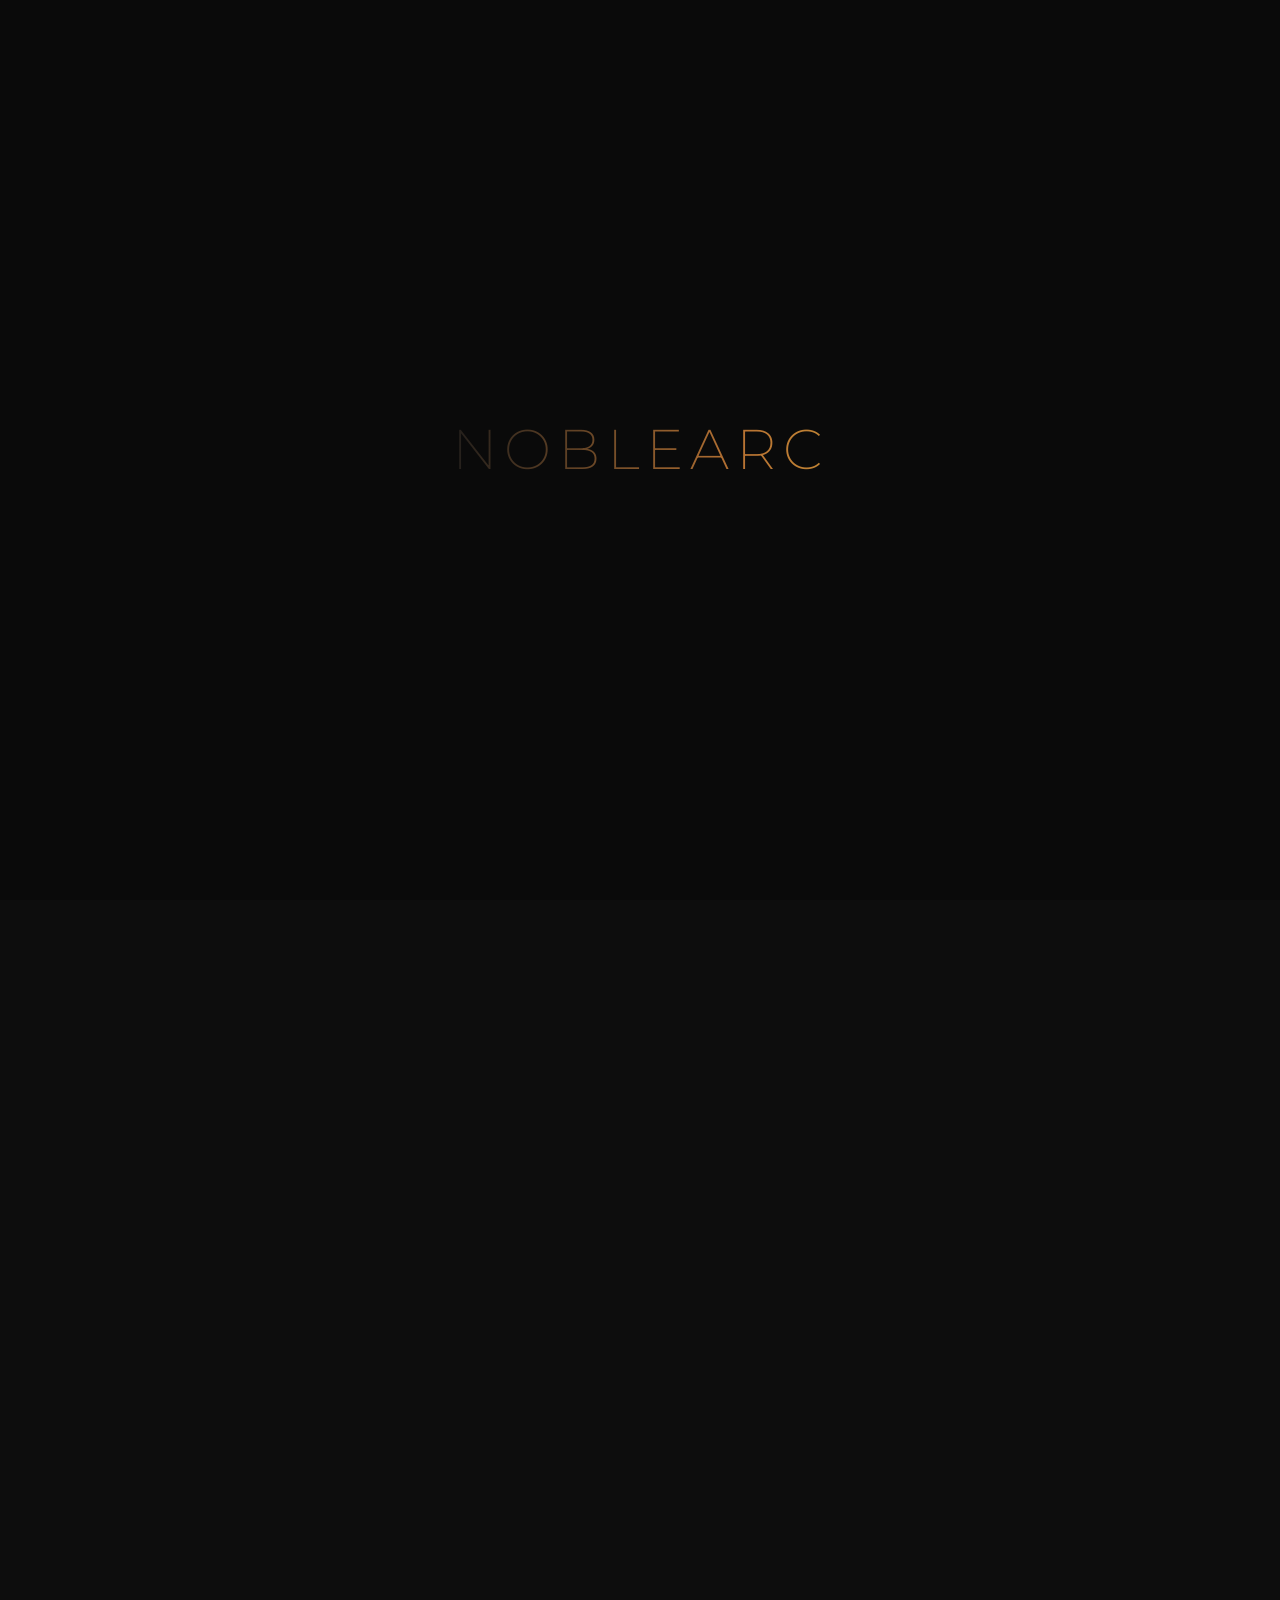
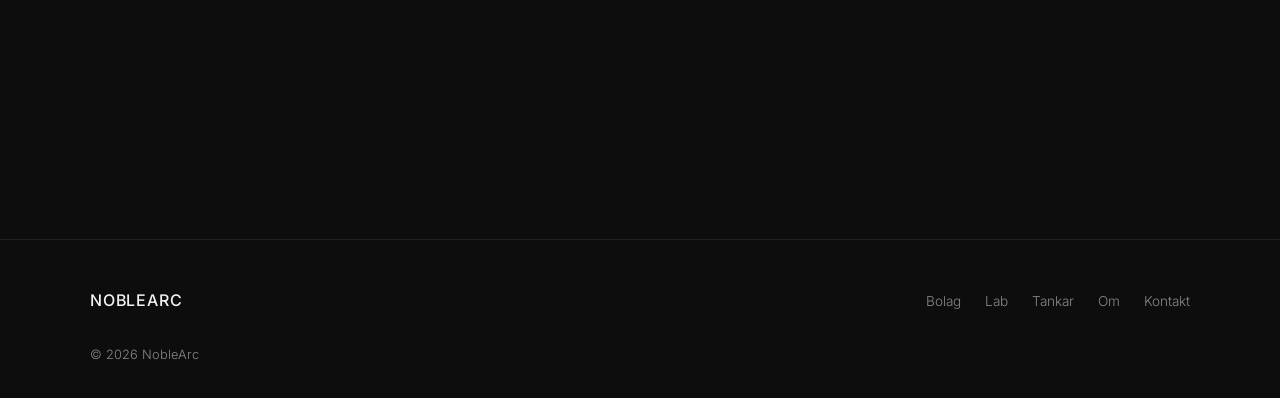
<file: index.html>
<!DOCTYPE html>
<html lang="sv">
<head>
  <meta charset="UTF-8" />
  <meta name="viewport" content="width=device-width, initial-scale=1.0" />
  <title>NobleArc: Idéer räcker inte. Vi bygger.</title>
  <meta name="description" content="Vi bygger produkter och bolag från första idé till något människor faktiskt använder." />
  <meta property="og:title" content="NobleArc: Idéer räcker inte. Vi bygger." />
  <meta property="og:description" content="Vi bygger produkter och bolag från första idé till något människor faktiskt använder." />
  <meta property="og:type" content="website" />
  <meta property="og:url" content="https://noblearc.se" />
  <link rel="icon" type="image/png" href="logo_noble.png" />
  <link rel="preconnect" href="https://fonts.googleapis.com" />
  <link rel="preconnect" href="https://fonts.gstatic.com" crossorigin />
  <link href="https://fonts.googleapis.com/css2?family=Inter:wght@300;400;500&amp;family=Montserrat:wght@200&amp;display=swap" rel="stylesheet" />
  <link rel="stylesheet" href="style.css?v=11" />
</head>
<body class="splash-active">

  <nav class="nav" id="nav" aria-label="Primary">
    <div class="nav-inner">
      <a class="nav-logo" href="/"><img src="logo_noble.png" alt="NobleArc" /></a>
      <button class="nav-toggle" aria-label="Öppna meny" aria-expanded="false"><span></span><span></span></button>
      <ul class="nav-links">
        <li><a href="#ventures">Bolag</a></li>
        <li><a href="#lab">Lab</a></li>
        <li><a href="#journal">Tankar</a></li>
        <li><a href="#about">Om</a></li>
        <li><a class="nav-cta" href="#contact">Kontakt</a></li>
      </ul>
    </div>
  </nav>

  <div id="splash" class="splash">
    <h1>NOBLEARC</h1>
  </div>

  <main id="content">
    <section class="section welcome" id="welcome">
      <div class="container">
        <h2 class="welcome-title">NobleArc</h2>
        <span class="scroll-hint">Scrolla</span>
      </div>
    </section>

    <section class="section hero" id="hero">
      <div class="container">
        <span class="eyebrow">NobleArc</span>
        <h1 class="hero-title">Idéer räcker inte.<br />Vi bygger.</h1>
        <p class="hero-sub">Produkter och bolag från första tanke till verklighet.</p>
        <div class="hero-ctas">
          <a href="#ventures" class="btn">Se våra bolag</a>
          <a href="#about" class="btn btn-ghost">Om NobleArc</a>
        </div>
      </div>
    </section>

    <section class="section what-is" id="what-is">
      <div class="container narrow">
        <span class="eyebrow">NobleArc</span>
        <h2 class="section-title">Från idé till verklighet.</h2>
        <p class="section-lead">Vi bygger produkter och bolag från första idé till något människor faktiskt använder.</p>
        <div class="concept-grid">
          <article class="concept">
            <span class="eyebrow">Bygg</span>
            <h3>Från idé till produkt.</h3>
            <p>Vi identifierar möjligheter, testar idéer och bygger det första som fungerar.</p>
          </article>
          <article class="concept">
            <span class="eyebrow">Väx</span>
            <h3>Från produkt till något större.</h3>
            <p>När något fungerar bygger vi vidare, hittar rätt riktning och skapar förutsättningar för tillväxt.</p>
          </article>
          <article class="concept">
            <span class="eyebrow">Driv</span>
            <h3>Bygg vidare över tid.</h3>
            <p>Vi stannar kvar och utvecklar verksamheterna långsiktigt.</p>
          </article>
        </div>
      </div>
    </section>

    <section class="section arc" id="arc">
      <div class="container narrow">
        <span class="eyebrow">The Arc</span>
        <h2 class="section-title">Allt börjar med en idé.</h2>
        <svg class="arc-line" viewBox="0 0 300 80" preserveAspectRatio="xMidYMid meet" aria-hidden="true">
          <path d="M10,70 Q150,0 290,70" />
        </svg>
        <p class="section-lead">Vi tar idéer från första tanke till produkt, och från produkt till bolag.</p>
      </div>
    </section>

    <section class="section ventures" id="ventures">
      <div class="container">
        <div class="section-header">
          <div>
            <span class="eyebrow">Byggt av NobleArc</span>
            <h2 class="section-title">Produkter och bolag vi bygger.</h2>
          </div>
        </div>
        <div class="venture-grid">
          <a class="venture-card vue" href="/ventures/vue/" data-gate>
            <div class="venture-status">Inför lansering</div>
            <div class="venture-num">NOBLEARC / 001</div>
            <h3>VUE</h3>
            <p>Ekonomi som sköter sig själv.</p>
          </a>
          <a class="venture-card wiseos" href="https://wiseos.noblearc.se" target="_blank" rel="noopener">
            <div class="venture-status">Pilot</div>
            <div class="venture-num">NOBLEARC / 002</div>
            <h3>WISEOS</h3>
            <p>Operativsystemet för rättning.</p>
            <p>Utforska WiseOS →</p>
          </a>
          <a class="venture-card north" href="/ventures/north/" data-gate>
            <div class="venture-status">Kommer snart</div>
            <div class="venture-num">NOBLEARC / 003</div>
            <h3>NORTH</h3>
            <p>Verktyg för team som vill framåt.</p>
          </a>
          <a class="venture-card forge" href="/ventures/forge/" data-gate>
            <div class="venture-status">Kommer snart</div>
            <div class="venture-num">NOBLEARC / 004</div>
            <h3>FORGE</h3>
            <p>Från idé till produkt.</p>
          </a>
        </div>
      </div>
    </section>

    <section class="section why" id="why">
      <div class="container">
        <span class="eyebrow">NobleArc</span>
        <h2 class="section-title">Så bygger vi.</h2>
        <div class="principle-grid">
          <article class="principle">
            <span class="principle-num">01</span>
            <h3>Långsiktighet</h3>
            <p>Vi bygger för att fortfarande vara relevanta om tio år.</p>
          </article>
          <article class="principle">
            <span class="principle-num">02</span>
            <h3>Detaljer</h3>
            <p>Bra produkter sitter i detaljerna.</p>
          </article>
          <article class="principle">
            <span class="principle-num">03</span>
            <h3>Oberoende</h3>
            <p>Vi väljer själva vad som är värt att bygga.</p>
          </article>
        </div>
      </div>
    </section>

    <section class="section lab" id="lab">
      <div class="container narrow">
        <span class="eyebrow">NobleArc Lab</span>
        <h2 class="section-title">Alla idéer behöver inte bli bolag.</h2>
        <p class="section-lead">Vi undersöker idéer genom prototyper, tester och experiment innan vi bestämmer vad de ska bli.</p>
        <div class="lab-grid">
          <div class="lab-pill"><span class="lab-dot exploring"></span>Utforskas</div>
          <div class="lab-pill"><span class="lab-dot prototype"></span>Prototyp</div>
          <div class="lab-pill"><span class="lab-dot building"></span>Byggs</div>
          <div class="lab-pill"><span class="lab-dot private"></span>Privat</div>
          <div class="lab-pill"><span class="lab-dot launched"></span>Lanserad</div>
        </div>
      </div>
    </section>

    <section class="section journal" id="journal">
      <div class="container">
        <span class="eyebrow">Thinking</span>
        <h2 class="section-title">Tankar</h2>
        <div class="article-list">
          <article class="article-card">Mjukvara ska kännas självklar.</article>
          <article class="article-card">Det finns värde i det enkla.</article>
          <article class="article-card">Att bygga något som håller.</article>
          <article class="article-card">Vad gör en produkt riktigt bra?</article>
        </div>
      </div>
    </section>

    <section class="section about" id="about">
      <div class="container narrow">
        <span class="eyebrow">Om NobleArc</span>
        <h2 class="section-title">Ett oberoende bolag bakom flera produkter.</h2>
        <p class="section-lead">Vi bygger, driver och utvecklar produkter och bolag med ett långsiktigt perspektiv.</p>
        <ul class="traits">
          <li>Oberoende.</li>
          <li>Långsiktiga.</li>
          <li>Noggranna.</li>
        </ul>
        <p class="section-lead" style="margin-top: 2rem;"><a href="/om/" style="color: var(--text); text-decoration: none; border-bottom: 1px solid var(--subtle); padding-bottom: 2px;">Om grundaren →</a></p>
      </div>
    </section>

    <section class="section contact" id="contact">
      <div class="container narrow">
        <span class="eyebrow">Kontakt</span>
        <h2 class="section-title">Bygger du något intressant?</h2>
        <p class="section-lead">Vi pratar gärna med människor som bygger.</p>
        <form class="contact-form" id="contact-form" action="https://api.web3forms.com/submit" method="POST">
          <input type="hidden" name="access_key" value="WEB3FORMS_KEY_HERE" />
          <input type="hidden" name="subject" value="Nytt meddelande från noblearc.se" />
          <input type="hidden" name="from_name" value="NobleArc webbplats" />
          <input type="checkbox" name="botcheck" style="display:none" tabindex="-1" autocomplete="off" />
          <input type="text" name="name" placeholder="Namn" required />
          <input type="email" name="email" placeholder="E-post" required />
          <textarea name="message" rows="4" placeholder="Meddelande" required></textarea>
          <button type="submit" class="btn">Skicka meddelande →</button>
        </form>
        <div id="form-status" class="form-status" aria-live="polite"></div>
      </div>
    </section>
  </main>

  <footer class="footer">
    <div class="container">
      <div class="footer-top">
        <div class="footer-brand">
          <strong>NOBLEARC</strong>
        </div>
        <ul class="footer-links">
          <li><a href="#ventures">Bolag</a></li>
          <li><a href="#lab">Lab</a></li>
          <li><a href="#journal">Tankar</a></li>
          <li><a href="#about">Om</a></li>
          <li><a href="#contact">Kontakt</a></li>
        </ul>
      </div>
      <div class="footer-bottom">
        <p>© 2026 NobleArc</p>
      </div>
    </div>
  </footer>

  <div class="gate-modal" id="gate-modal" hidden>
    <div class="gate-modal-card">
      <span class="eyebrow">Låst sida</span>
      <h3>Ange kod</h3>
      <p>Ange koden för att se sidan.</p>
      <form id="gate-modal-form" novalidate>
        <input id="gate-modal-code" type="password" name="code" inputmode="numeric" pattern="[0-9]*" maxlength="4" aria-label="Kod" placeholder="••••" autocomplete="off" />
        <button type="submit">Lås upp →</button>
      </form>
      <div class="gate-modal-hint" id="gate-modal-hint">&nbsp;</div>
    </div>
  </div>

  <script src="script.js?v=9"></script>
</body>
</html>
</file>
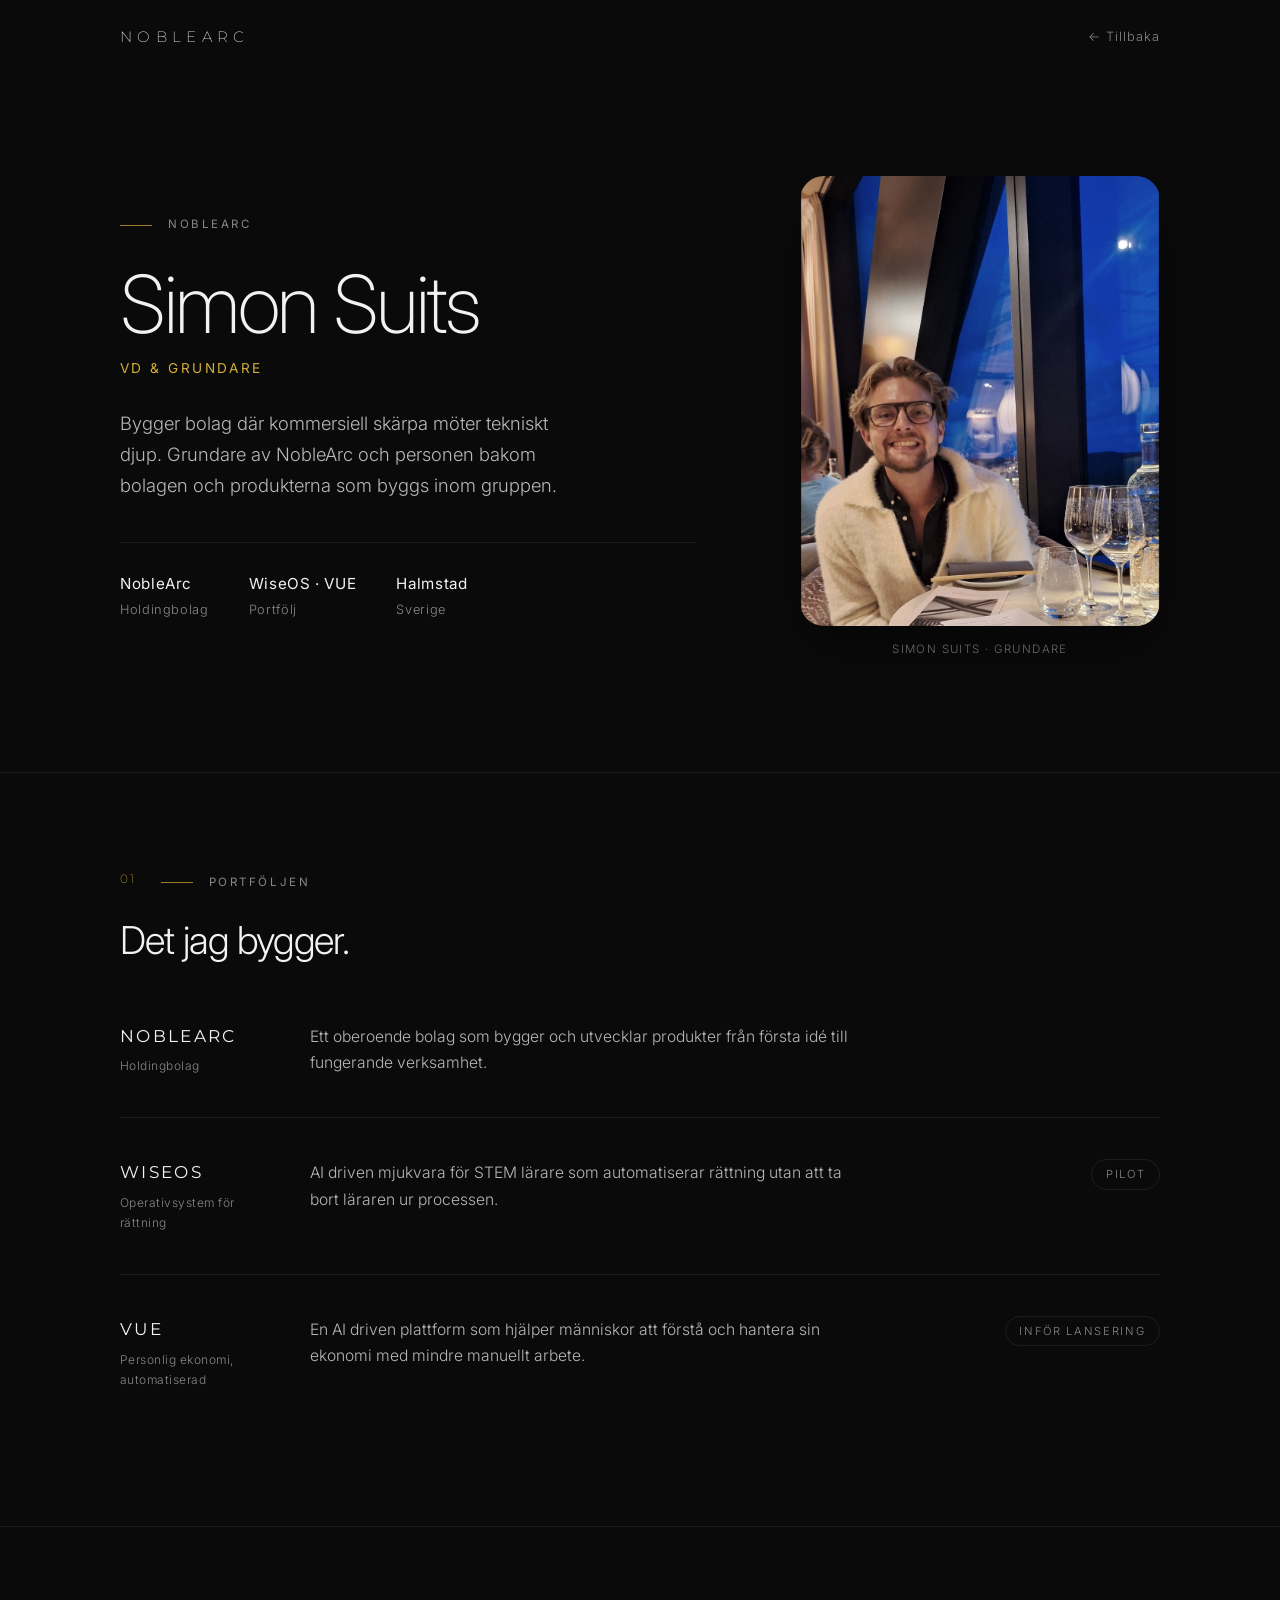
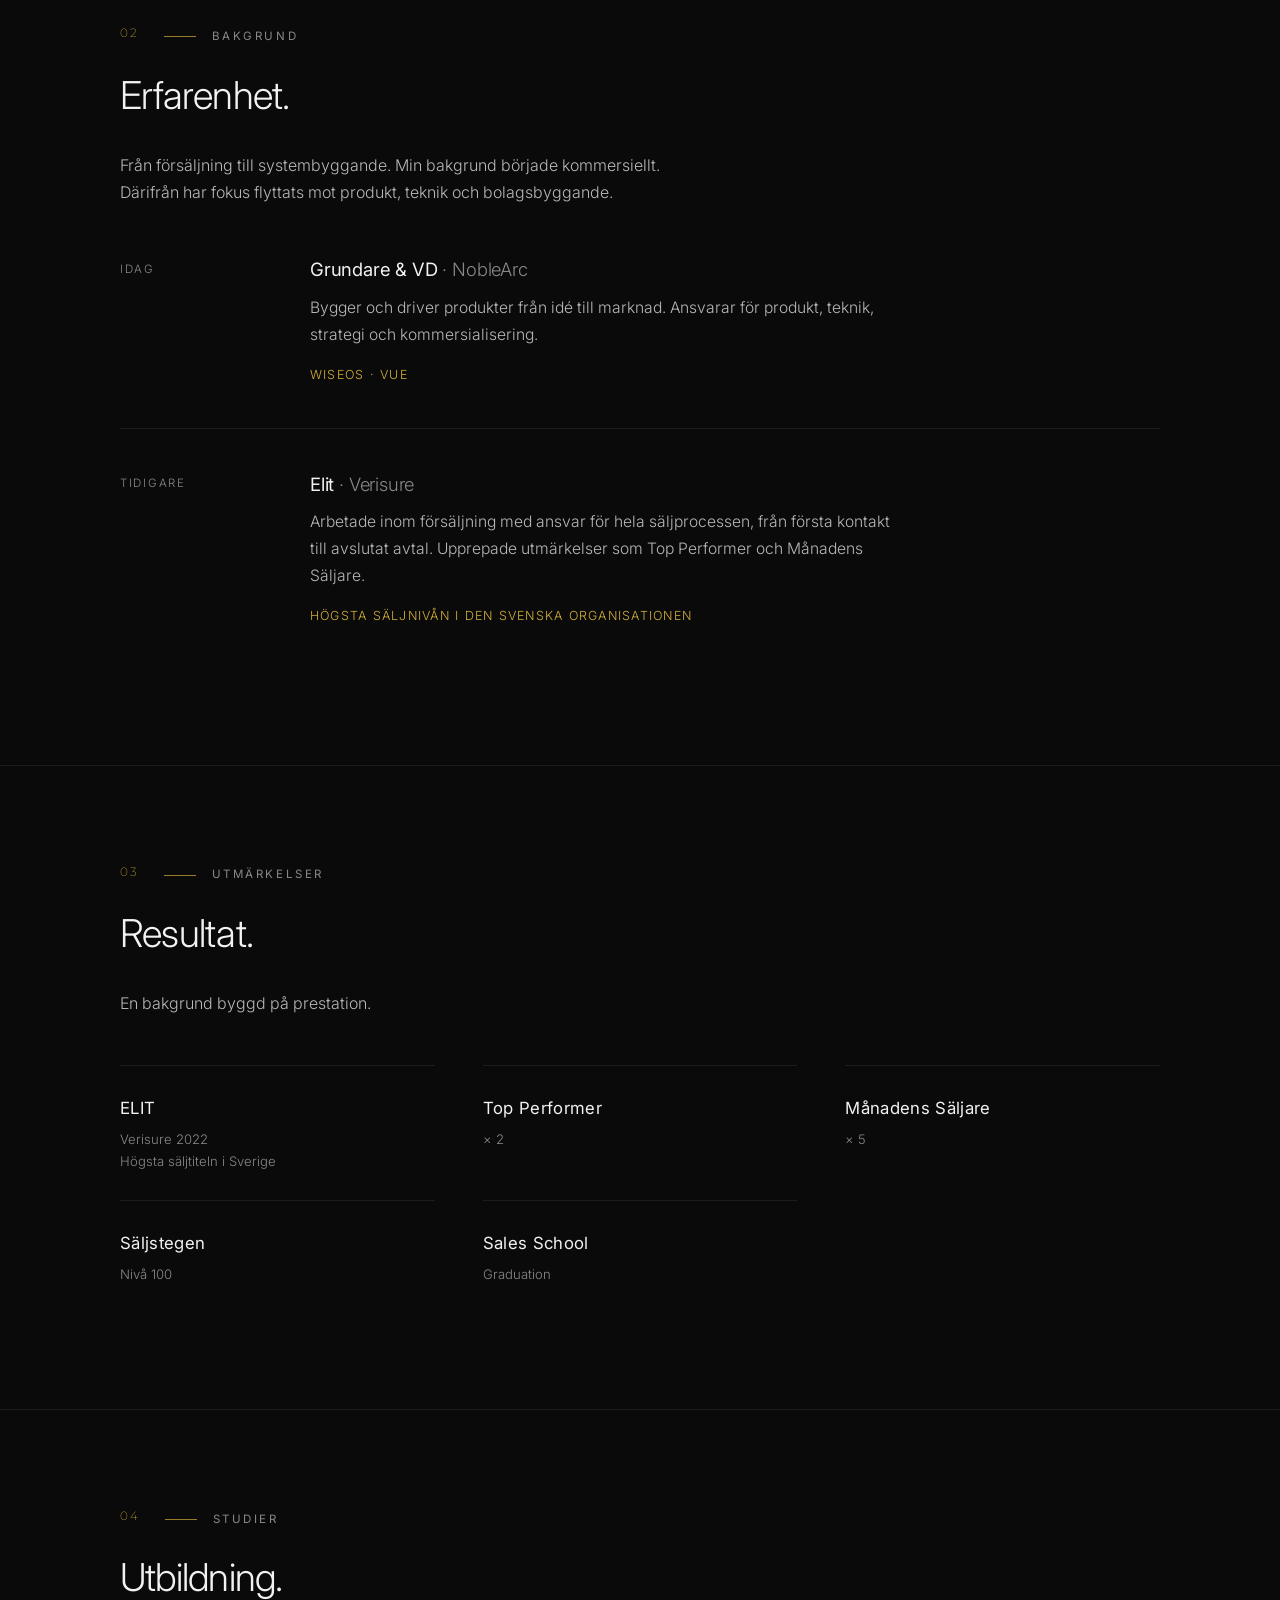
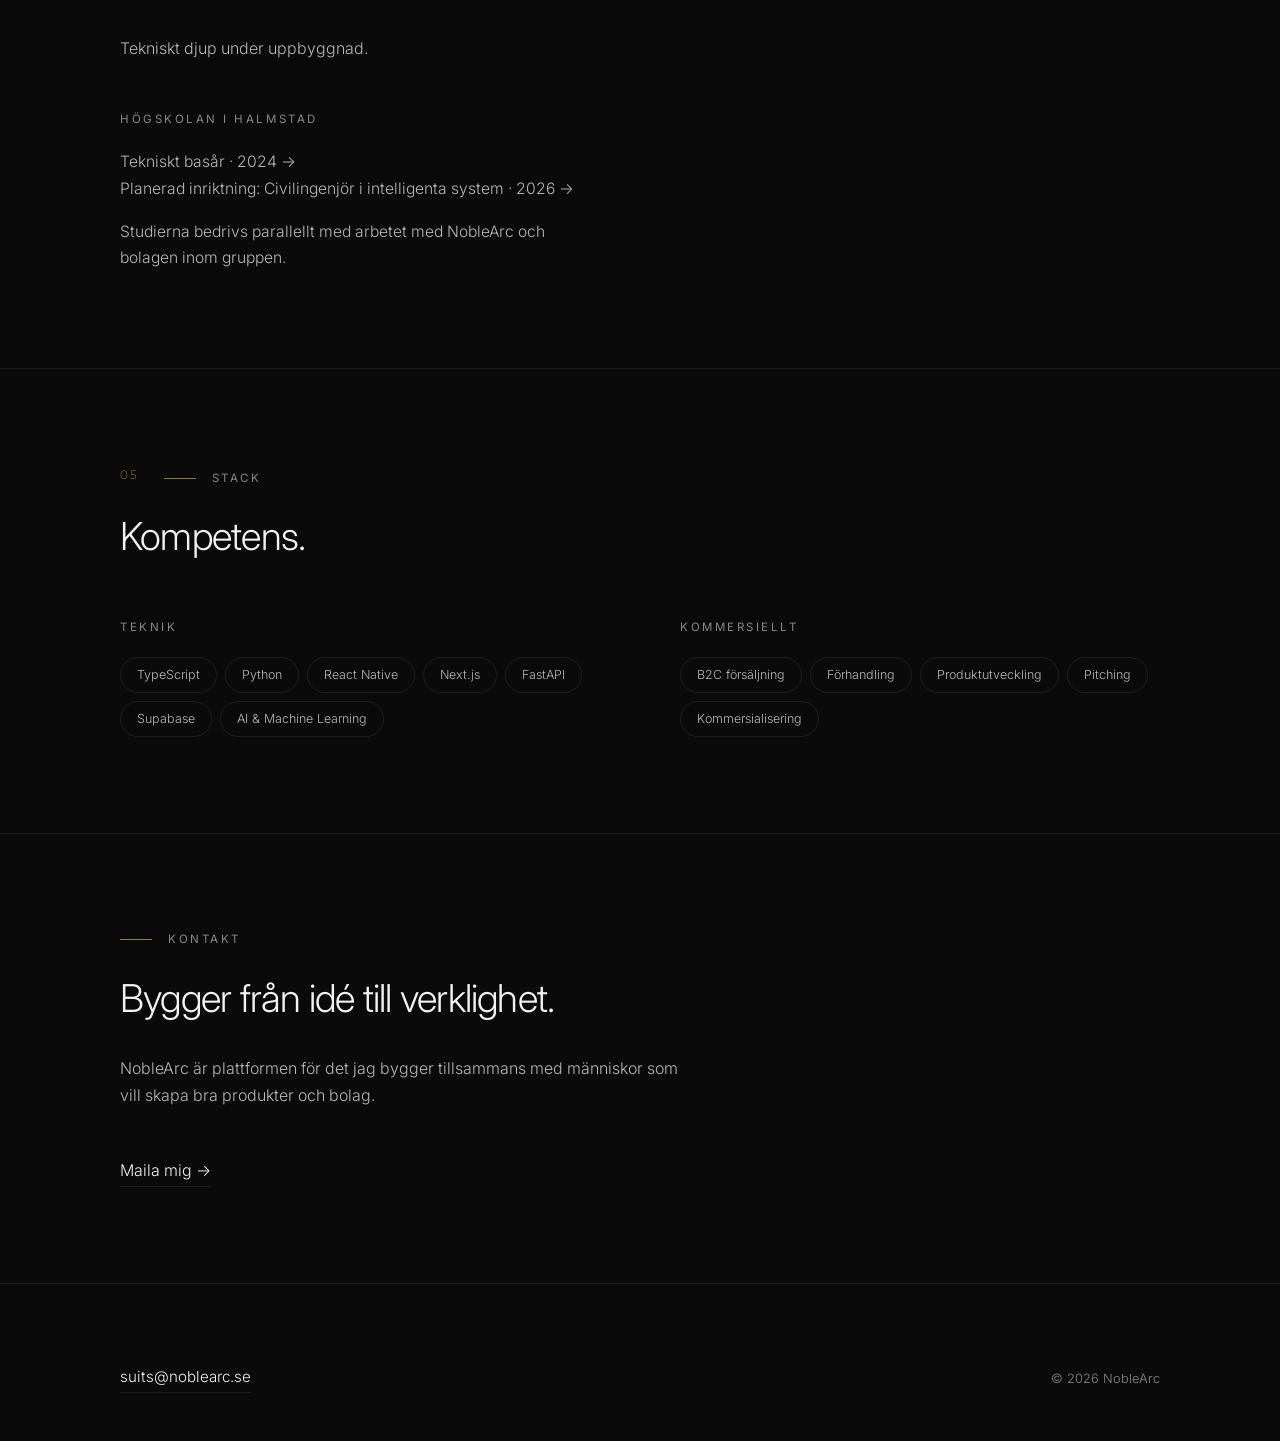
<file: om/index.html>
<!DOCTYPE html>
<html lang="sv">
<head>
  <meta charset="UTF-8" />
  <meta name="viewport" content="width=device-width, initial-scale=1.0" />
  <title>Simon Suits · VD & Grundare, NobleArc</title>
  <meta name="description" content="Simon Suits bygger bolag där kommersiell skärpa möter tekniskt djup." />
  <link rel="icon" type="image/png" href="../logo_noble.png" />
  <link rel="preconnect" href="https://fonts.googleapis.com" />
  <link rel="preconnect" href="https://fonts.gstatic.com" crossorigin />
  <link href="https://fonts.googleapis.com/css2?family=Inter:wght@300;400;500&amp;family=Montserrat:wght@200;400&amp;display=swap" rel="stylesheet" />
  <link rel="stylesheet" href="style.css?v=8" />
</head>
<body>

  <header class="topbar" id="topbar">
    <div class="container">
      <a class="wordmark" href="/">NobleArc</a>
      <a class="topbar-back" href="/">← Tillbaka</a>
    </div>
  </header>

  <main>

    <section class="hero">
      <div class="container">
        <div class="hero-grid">
          <div>
            <span class="eyebrow">NobleArc</span>
            <h1>Simon Suits</h1>
            <p class="hero-role">VD &amp; Grundare</p>
            <p class="hero-lead">Bygger bolag där kommersiell skärpa möter tekniskt djup. Grundare av NobleArc och personen bakom bolagen och produkterna som byggs inom gruppen.</p>
            <div class="hero-meta">
              <div><strong>NobleArc</strong>Holdingbolag</div>
              <div><strong>WiseOS · VUE</strong>Portfölj</div>
              <div><strong>Halmstad</strong>Sverige</div>
            </div>
          </div>
          <figure class="hero-photo">
            <img src="simon.jpg" alt="Simon Suits" />
            <figcaption>Simon Suits · Grundare</figcaption>
          </figure>
        </div>
      </div>
    </section>

    <section class="section">
      <div class="container">
        <div class="section-head reveal">
          <span class="section-num">01</span>
          <span class="eyebrow">Portföljen</span>
        </div>
        <h2 class="section-title reveal">Det jag bygger.</h2>

        <div class="portfolio-item">
          <div class="portfolio-name">NOBLEARC<span class="portfolio-label">Holdingbolag</span></div>
          <p class="portfolio-desc">Ett oberoende bolag som bygger och utvecklar produkter från första idé till fungerande verksamhet.</p>
        </div>

        <div class="portfolio-item">
          <div class="portfolio-name">WISEOS<span class="portfolio-label">Operativsystem för rättning</span></div>
          <p class="portfolio-desc">AI driven mjukvara för STEM lärare som automatiserar rättning utan att ta bort läraren ur processen.</p>
          <div class="portfolio-status">Pilot</div>
        </div>

        <div class="portfolio-item">
          <div class="portfolio-name">VUE<span class="portfolio-label">Personlig ekonomi, automatiserad</span></div>
          <p class="portfolio-desc">En AI driven plattform som hjälper människor att förstå och hantera sin ekonomi med mindre manuellt arbete.</p>
          <div class="portfolio-status">Inför lansering</div>
        </div>
      </div>
    </section>

    <section class="section">
      <div class="container">
        <div class="section-head reveal">
          <span class="section-num">02</span>
          <span class="eyebrow">Bakgrund</span>
        </div>
        <h2 class="section-title reveal">Erfarenhet.</h2>
        <p class="section-intro">Från försäljning till systembyggande. Min bakgrund började kommersiellt. Därifrån har fokus flyttats mot produkt, teknik och bolagsbyggande.</p>

        <div class="timeline">
          <div class="timeline-item">
            <div class="timeline-when">Idag</div>
            <div>
              <div class="timeline-role">Grundare &amp; VD <span>· NobleArc</span></div>
              <p class="timeline-body">Bygger och driver produkter från idé till marknad. Ansvarar för produkt, teknik, strategi och kommersialisering.</p>
              <span class="timeline-highlight">WiseOS · VUE</span>
            </div>
          </div>

          <div class="timeline-item">
            <div class="timeline-when">Tidigare</div>
            <div>
              <div class="timeline-role">Elit <span>· Verisure</span></div>
              <p class="timeline-body">Arbetade inom försäljning med ansvar för hela säljprocessen, från första kontakt till avslutat avtal. Upprepade utmärkelser som Top Performer och Månadens Säljare.</p>
              <span class="timeline-highlight">Högsta säljnivån i den svenska organisationen</span>
            </div>
          </div>
        </div>
      </div>
    </section>

    <section class="section">
      <div class="container">
        <div class="section-head reveal">
          <span class="section-num">03</span>
          <span class="eyebrow">Utmärkelser</span>
        </div>
        <h2 class="section-title reveal">Resultat.</h2>
        <p class="section-intro">En bakgrund byggd på prestation.</p>

        <div class="awards-grid">
          <div class="award">
            <span class="award-name">ELIT</span>
            <span class="award-detail">Verisure 2022</span>
            <span class="award-detail">Högsta säljtiteln i Sverige</span>
          </div>
          <div class="award">
            <span class="award-name">Top Performer</span>
            <span class="award-detail">× 2</span>
          </div>
          <div class="award">
            <span class="award-name">Månadens Säljare</span>
            <span class="award-detail">× 5</span>
          </div>
          <div class="award">
            <span class="award-name">Säljstegen</span>
            <span class="award-detail">Nivå 100</span>
          </div>
          <div class="award">
            <span class="award-name">Sales School</span>
            <span class="award-detail">Graduation</span>
          </div>
        </div>
      </div>
    </section>

    <section class="section">
      <div class="container">
        <div class="section-head reveal">
          <span class="section-num">04</span>
          <span class="eyebrow">Studier</span>
        </div>
        <h2 class="section-title reveal">Utbildning.</h2>
        <p class="section-intro">Tekniskt djup under uppbyggnad.</p>

        <div class="edu-block">
          <h3>Högskolan i Halmstad</h3>
          <p>Tekniskt basår · 2024 →</p>
          <p>Planerad inriktning: Civilingenjör i intelligenta system · 2026 →</p>
          <p style="margin-top: 1rem;">Studierna bedrivs parallellt med arbetet med NobleArc och bolagen inom gruppen.</p>
        </div>
      </div>
    </section>

    <section class="section">
      <div class="container">
        <div class="section-head reveal">
          <span class="section-num">05</span>
          <span class="eyebrow">Stack</span>
        </div>
        <h2 class="section-title reveal">Kompetens.</h2>

        <div class="edu-grid">
          <div class="edu-block">
            <h3>Teknik</h3>
            <div class="tag-row">
              <span class="tag">TypeScript</span>
              <span class="tag">Python</span>
              <span class="tag">React Native</span>
              <span class="tag">Next.js</span>
              <span class="tag">FastAPI</span>
              <span class="tag">Supabase</span>
              <span class="tag">AI &amp; Machine Learning</span>
            </div>
          </div>
          <div class="edu-block">
            <h3>Kommersiellt</h3>
            <div class="tag-row">
              <span class="tag">B2C försäljning</span>
              <span class="tag">Förhandling</span>
              <span class="tag">Produktutveckling</span>
              <span class="tag">Pitching</span>
              <span class="tag">Kommersialisering</span>
            </div>
          </div>
        </div>
      </div>
    </section>

    <section class="section">
      <div class="container">
        <div class="section-head reveal">
          <span class="eyebrow">Kontakt</span>
        </div>
        <h2 class="section-title reveal">Bygger från idé till verklighet.</h2>
        <p class="section-intro">NobleArc är plattformen för det jag bygger tillsammans med människor som vill skapa bra produkter och bolag.</p>
        <a class="cta-link" href="mailto:suits@noblearc.se">Maila mig →</a>
      </div>
    </section>

  </main>

  <footer class="page-footer">
    <div class="container">
      <a href="mailto:suits@noblearc.se">suits@noblearc.se</a>
      <span class="copy">© 2026 NobleArc</span>
    </div>
  </footer>

  <script>
    const topbar = document.getElementById('topbar');
    window.addEventListener('scroll', () => {
      topbar.classList.toggle('scrolled', window.scrollY > 40);
    }, { passive: true });

    const obs = new IntersectionObserver(
      (entries) => entries.forEach((e) => { if (e.isIntersecting) e.target.classList.add('in-view'); }),
      { threshold: 0.1 }
    );
    document.querySelectorAll('.reveal, .portfolio-item, .timeline-item, .award, .edu-block').forEach((el, i) => {
      el.classList.add('reveal');
      el.style.transitionDelay = (i % 6) * 70 + 'ms';
      obs.observe(el);
    });
  </script>

</body>
</html>
</file>
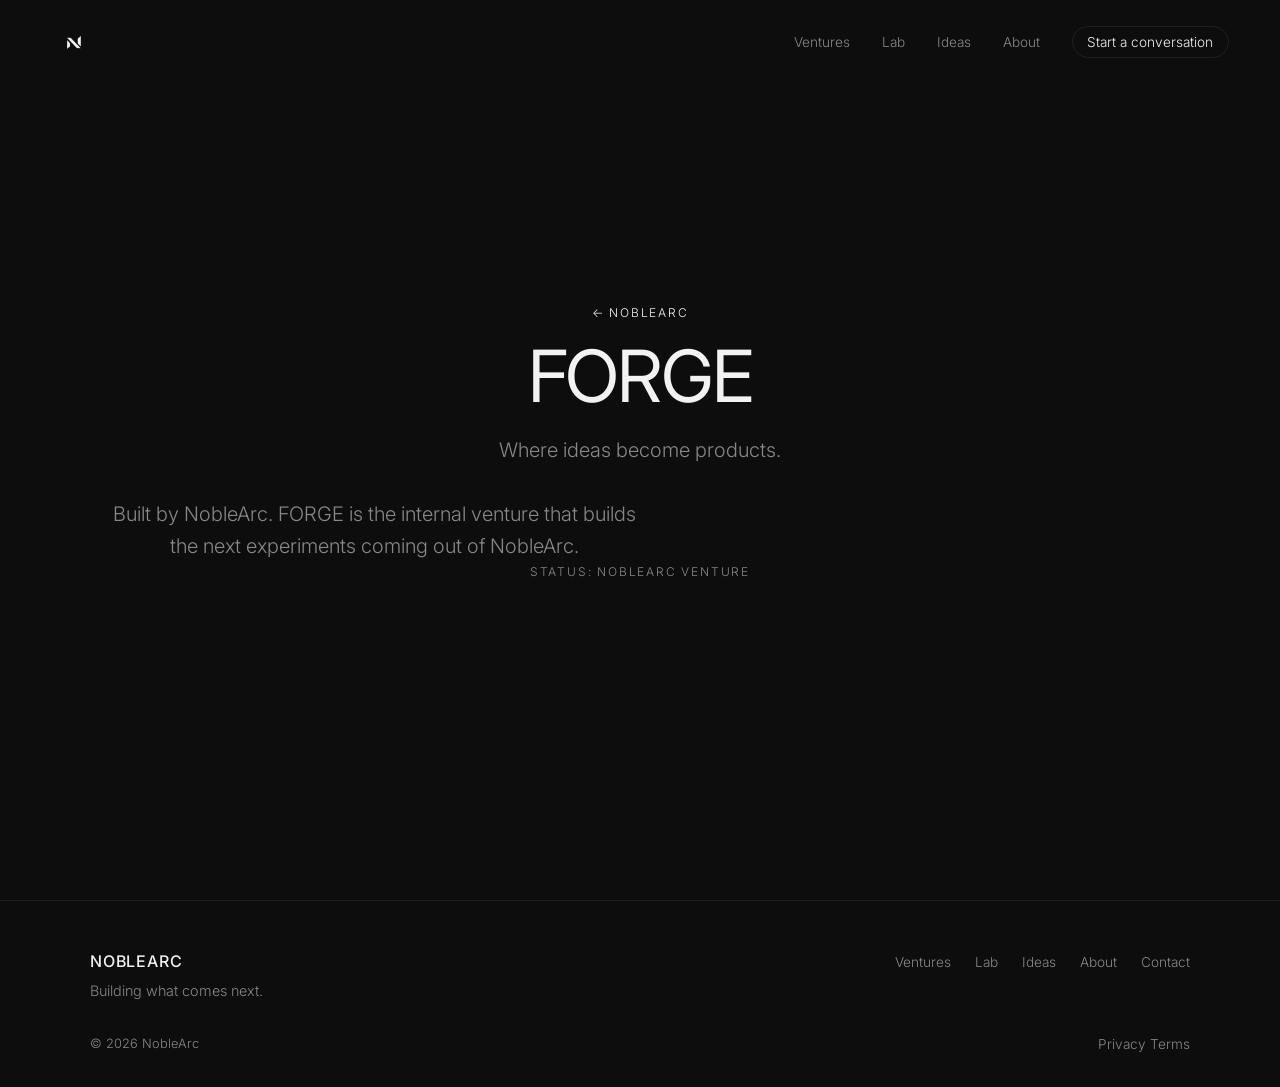
<file: ventures/forge/index.html>
<!DOCTYPE html>
<html lang="sv">
<head>
  <meta charset="UTF-8" />
  <meta name="viewport" content="width=device-width, initial-scale=1.0" />
  <title>FORGE — Built by NobleArc</title>
  <meta name="description" content="FORGE by NobleArc. Where ideas become products." />
  <link rel="icon" type="image/png" href="../../logo_noble.png" />
  <link rel="preconnect" href="https://fonts.googleapis.com" />
  <link rel="preconnect" href="https://fonts.gstatic.com" crossorigin />
  <link href="https://fonts.googleapis.com/css2?family=Inter:wght@300;400;500&amp;family=Montserrat:wght@200&amp;display=swap" rel="stylesheet" />
  <link rel="stylesheet" href="../../style.css?v=10" />
</head>
<body class="loaded">
  <nav class="nav" id="nav" aria-label="Primary">
    <div class="nav-inner">
      <a class="nav-logo" href="../../index.html"><img src="../../logo_noble.png" alt="NobleArc" /></a>
      <button class="nav-toggle" aria-label="Open menu" aria-expanded="false"><span></span><span></span></button>
      <ul class="nav-links">
        <li><a href="../../index.html#ventures">Ventures</a></li>
        <li><a href="../../index.html#lab">Lab</a></li>
        <li><a href="../../index.html#journal">Ideas</a></li>
        <li><a href="../../index.html#about">About</a></li>
        <li><a class="nav-cta" href="../../index.html#contact">Start a conversation</a></li>
      </ul>
    </div>
  </nav>

  <main class="reveal">
    <section class="section in-view hero">
      <div class="container">
        <p class="eyebrow"><a href="../../index.html#ventures">← NobleArc</a></p>
        <h1 class="hero-title">FORGE</h1>
        <p class="hero-sub">Where ideas become products.</p>
        <p class="section-lead">Built by NobleArc. FORGE is the internal venture that builds the next experiments coming out of NobleArc.</p>
        <span class="eyebrow">Status: NobleArc venture</span>
      </div>
    </section>
  </main>

  <footer class="footer">
    <div class="container">
      <div class="footer-top">
        <div class="footer-brand">
          <strong>NOBLEARC</strong>
          <p>Building what comes next.</p>
        </div>
        <ul class="footer-links">
          <li><a href="../../index.html#ventures">Ventures</a></li>
          <li><a href="../../index.html#lab">Lab</a></li>
          <li><a href="../../index.html#journal">Ideas</a></li>
          <li><a href="../../index.html#about">About</a></li>
          <li><a href="../../index.html#contact">Contact</a></li>
        </ul>
      </div>
      <div class="footer-bottom">
        <p>© 2026 NobleArc</p>
        <div class="footer-legal">
          <a href="#">Privacy</a>
          <a href="#">Terms</a>
        </div>
      </div>
    </div>
  </footer>

  <script src="../../script.js?v=5"></script>
</body>
</html>
</file>
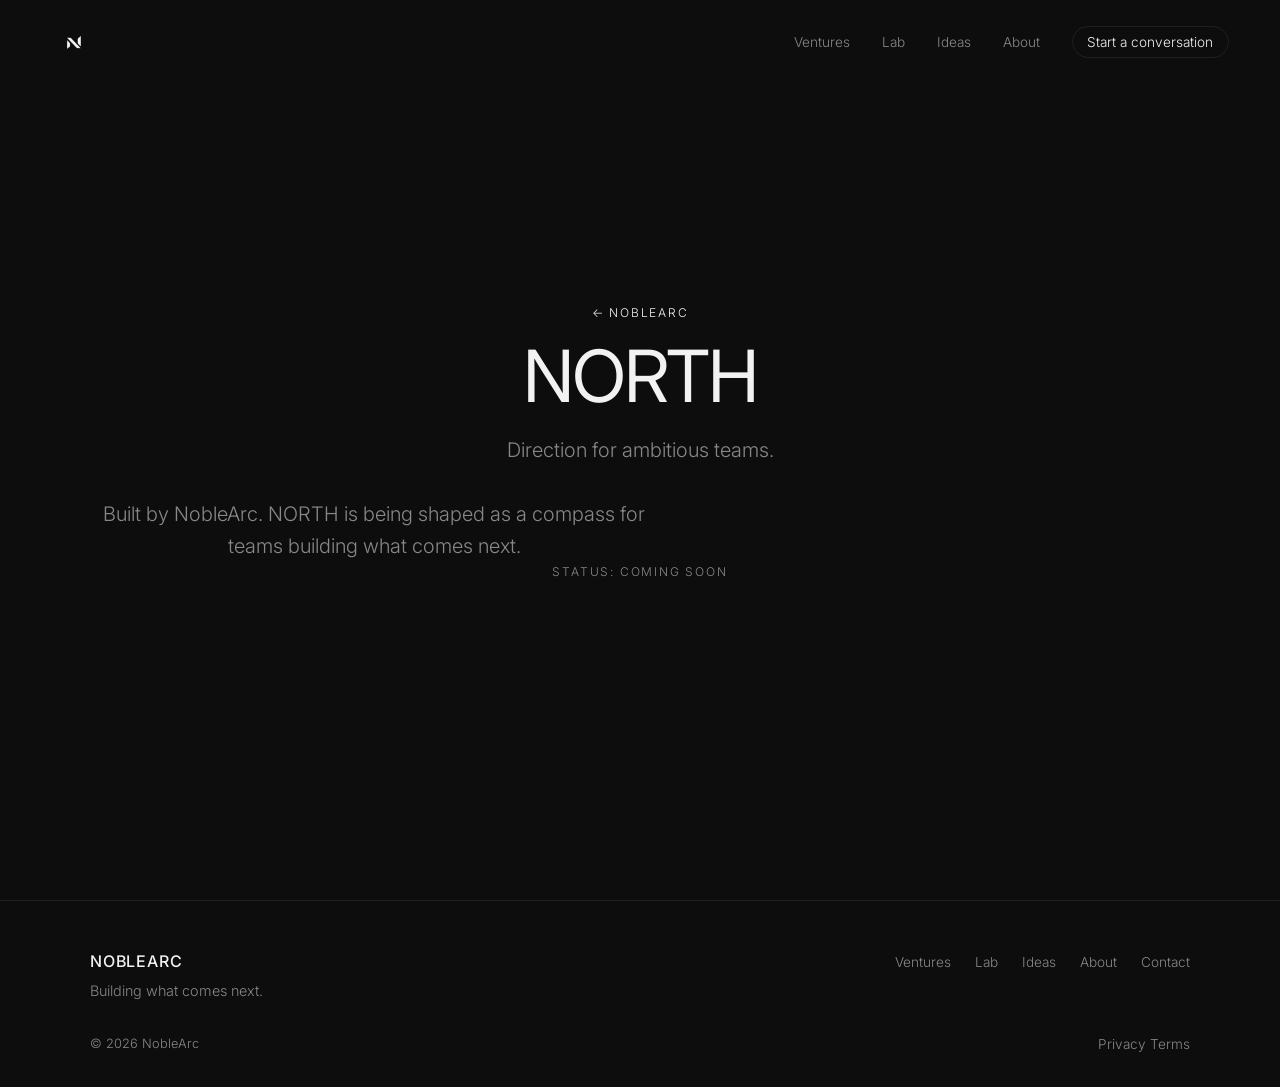
<file: ventures/north/index.html>
<!DOCTYPE html>
<html lang="sv">
<head>
  <meta charset="UTF-8" />
  <meta name="viewport" content="width=device-width, initial-scale=1.0" />
  <title>NORTH — Built by NobleArc</title>
  <meta name="description" content="NORTH by NobleArc. Direction for ambitious teams." />
  <link rel="icon" type="image/png" href="../../logo_noble.png" />
  <link rel="preconnect" href="https://fonts.googleapis.com" />
  <link rel="preconnect" href="https://fonts.gstatic.com" crossorigin />
  <link href="https://fonts.googleapis.com/css2?family=Inter:wght@300;400;500&amp;family=Montserrat:wght@200&amp;display=swap" rel="stylesheet" />
  <link rel="stylesheet" href="../../style.css?v=10" />
</head>
<body class="loaded">
  <nav class="nav" id="nav" aria-label="Primary">
    <div class="nav-inner">
      <a class="nav-logo" href="../../index.html"><img src="../../logo_noble.png" alt="NobleArc" /></a>
      <button class="nav-toggle" aria-label="Open menu" aria-expanded="false"><span></span><span></span></button>
      <ul class="nav-links">
        <li><a href="../../index.html#ventures">Ventures</a></li>
        <li><a href="../../index.html#lab">Lab</a></li>
        <li><a href="../../index.html#journal">Ideas</a></li>
        <li><a href="../../index.html#about">About</a></li>
        <li><a class="nav-cta" href="../../index.html#contact">Start a conversation</a></li>
      </ul>
    </div>
  </nav>

  <main class="reveal">
    <section class="section in-view hero">
      <div class="container">
        <p class="eyebrow"><a href="../../index.html#ventures">← NobleArc</a></p>
        <h1 class="hero-title">NORTH</h1>
        <p class="hero-sub">Direction for ambitious teams.</p>
        <p class="section-lead">Built by NobleArc. NORTH is being shaped as a compass for teams building what comes next.</p>
        <span class="eyebrow">Status: Coming soon</span>
      </div>
    </section>
  </main>

  <footer class="footer">
    <div class="container">
      <div class="footer-top">
        <div class="footer-brand">
          <strong>NOBLEARC</strong>
          <p>Building what comes next.</p>
        </div>
        <ul class="footer-links">
          <li><a href="../../index.html#ventures">Ventures</a></li>
          <li><a href="../../index.html#lab">Lab</a></li>
          <li><a href="../../index.html#journal">Ideas</a></li>
          <li><a href="../../index.html#about">About</a></li>
          <li><a href="../../index.html#contact">Contact</a></li>
        </ul>
      </div>
      <div class="footer-bottom">
        <p>© 2026 NobleArc</p>
        <div class="footer-legal">
          <a href="#">Privacy</a>
          <a href="#">Terms</a>
        </div>
      </div>
    </div>
  </footer>

  <script src="../../script.js?v=5"></script>
</body>
</html>
</file>
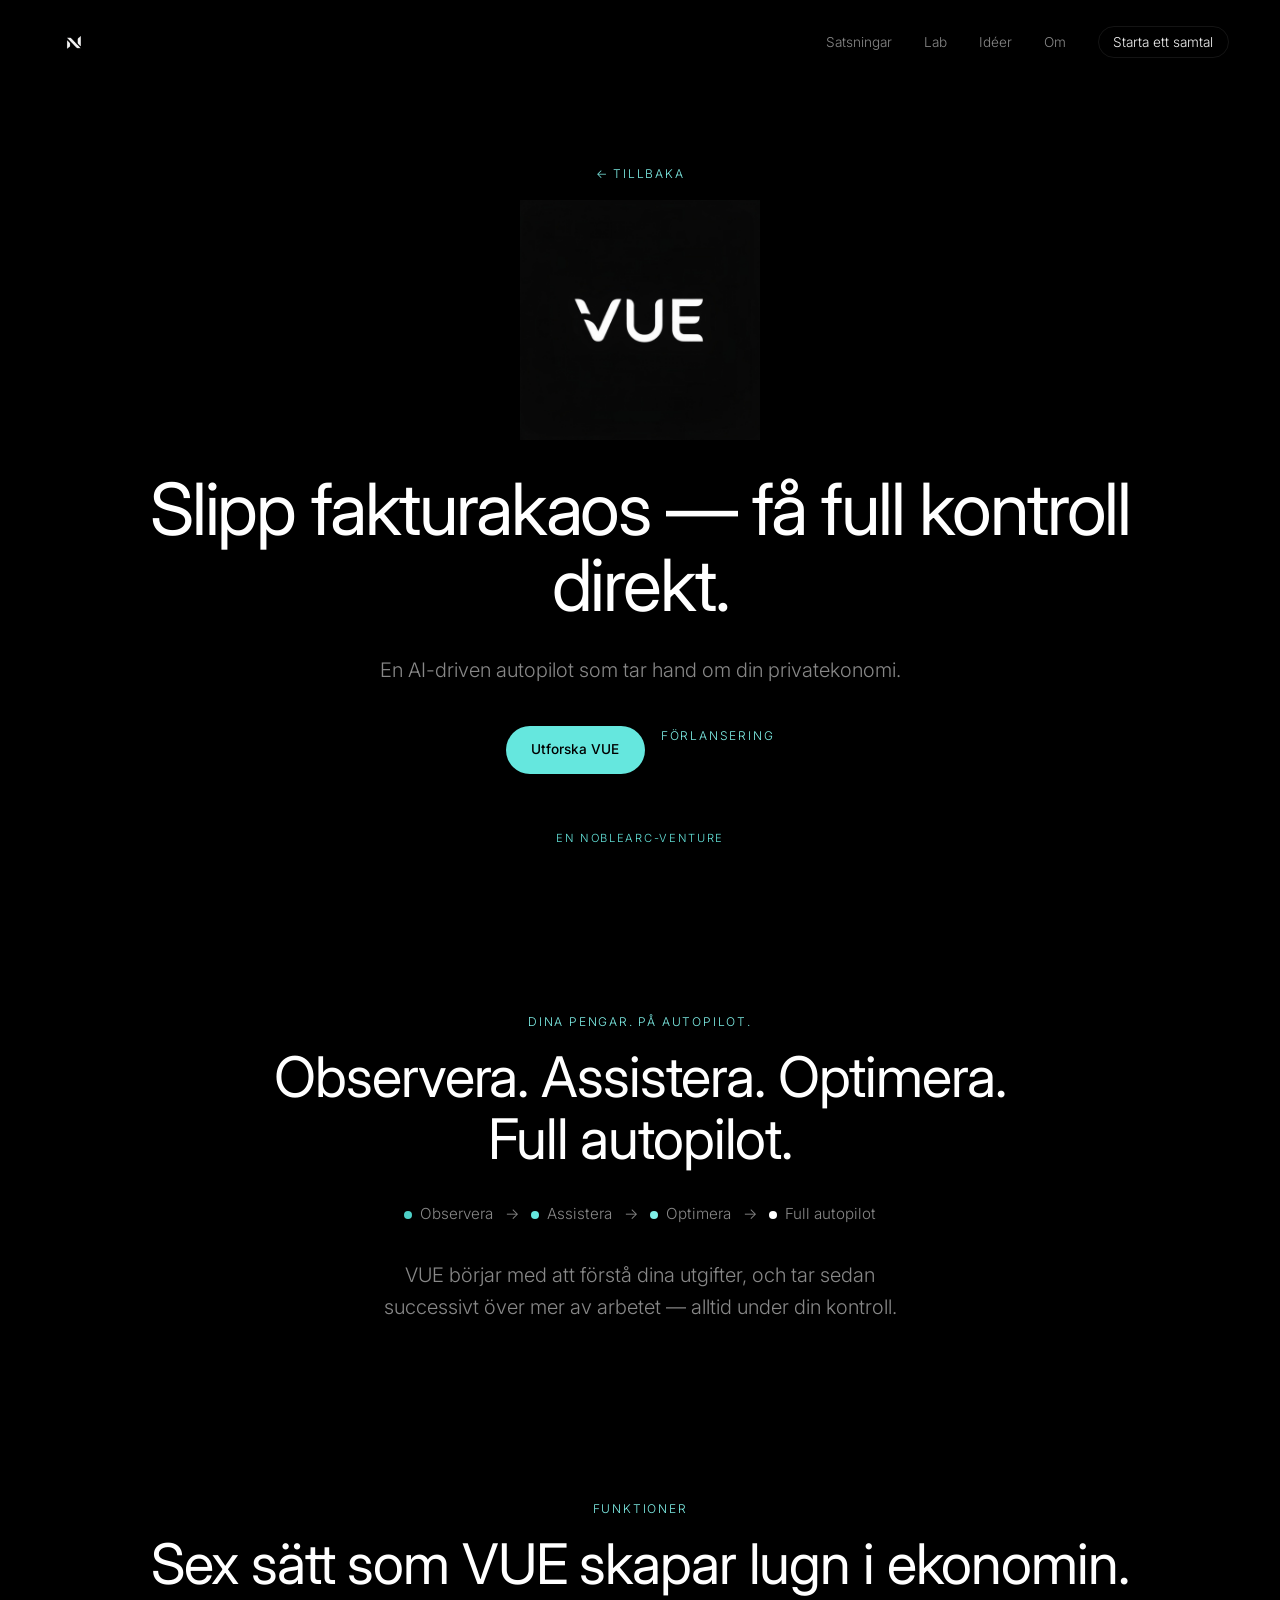
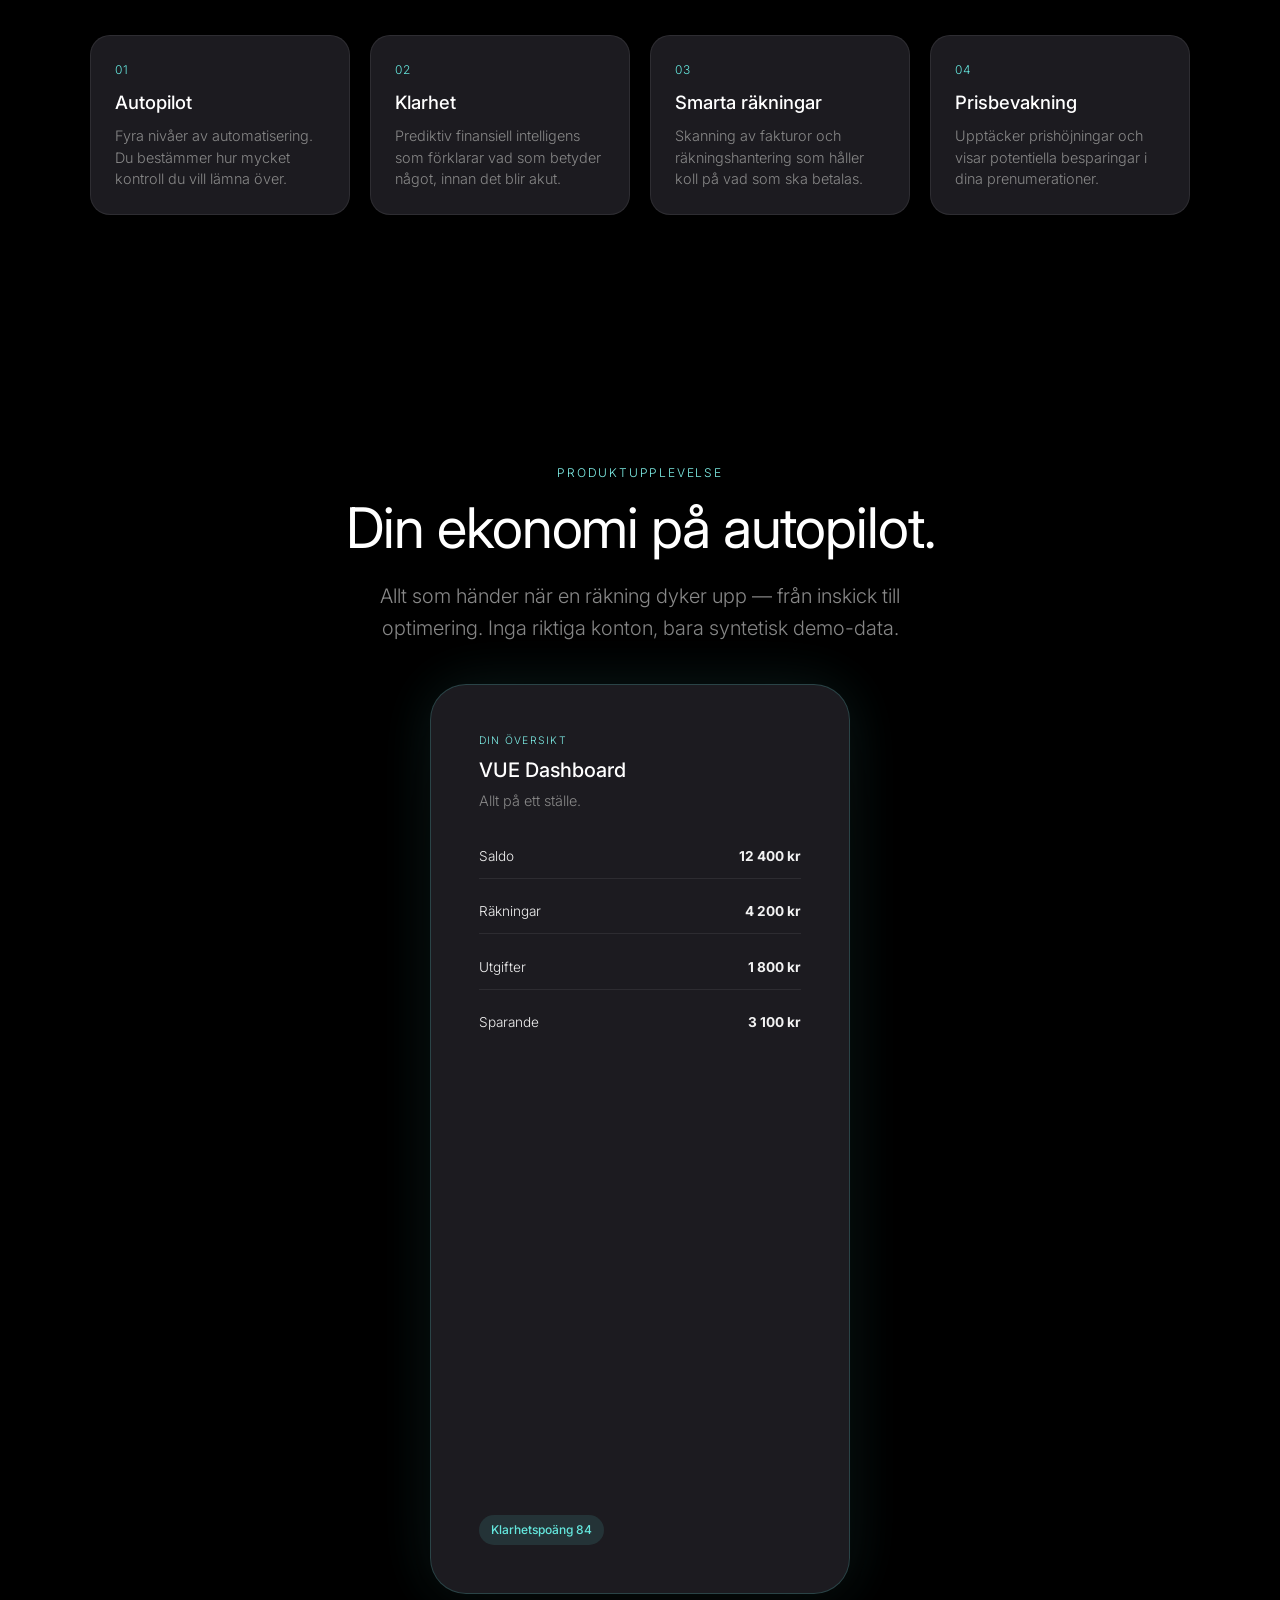
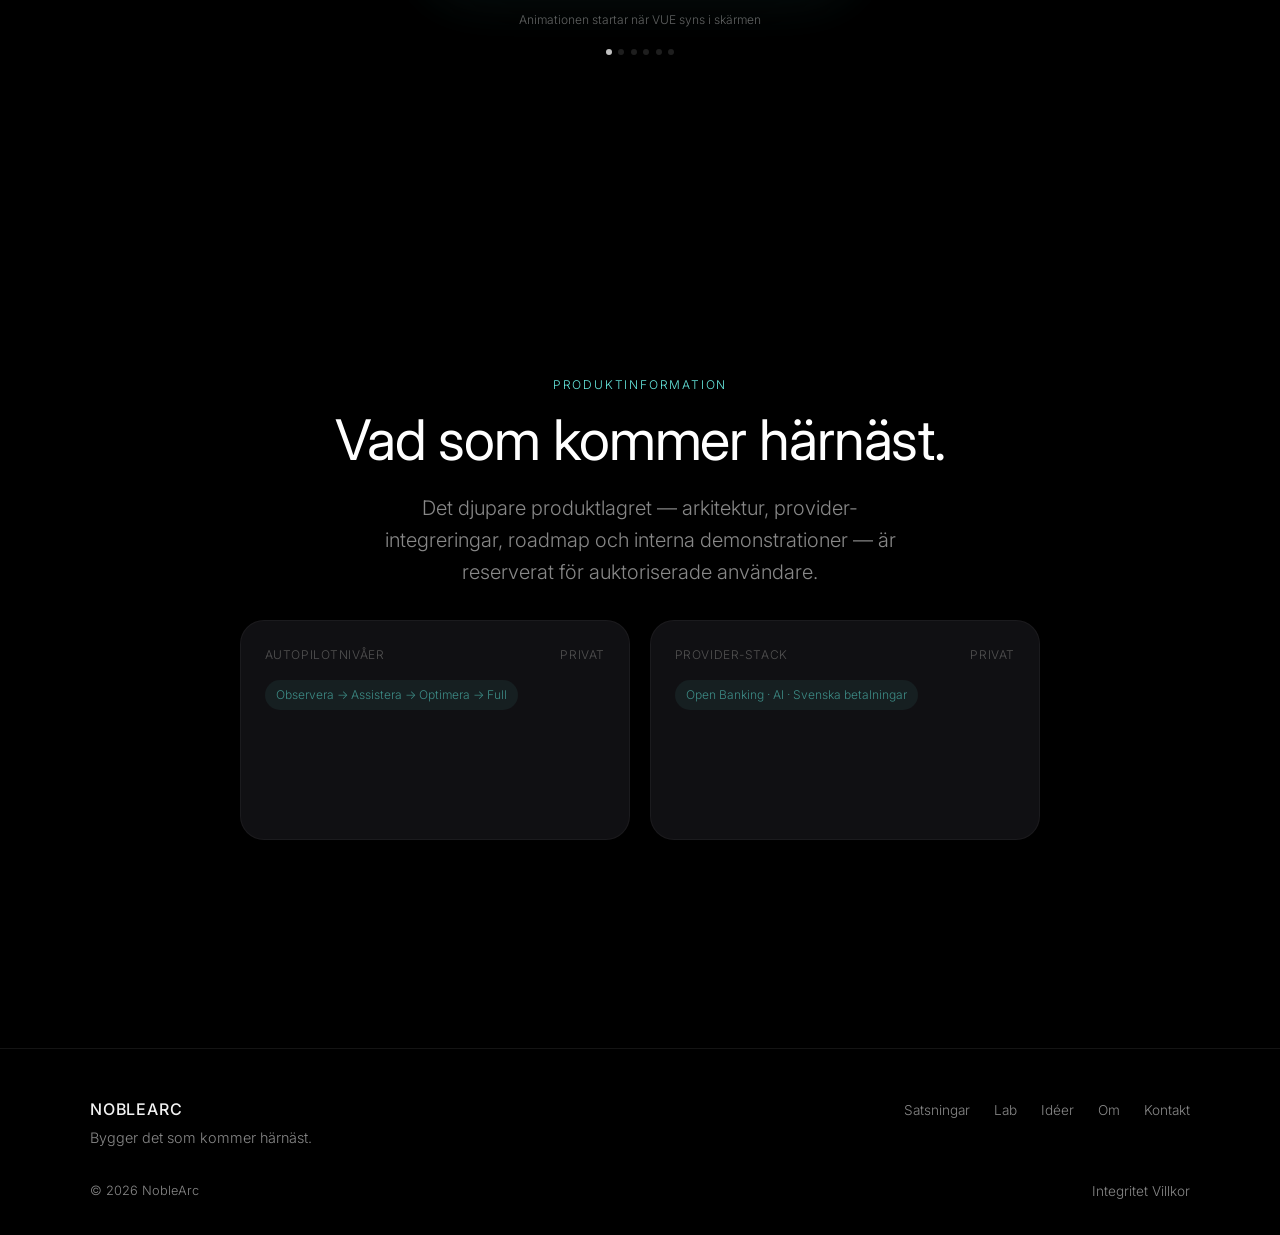
<file: ventures/vue/index.html>
<!DOCTYPE html>
<html lang="sv">
<head>
  <meta charset="UTF-8" />
  <meta name="viewport" content="width=device-width, initial-scale=1.0" />
  <title>VUE — Finansiell autopilot | NobleArc</title>
  <meta name="description" content="VUE från NobleArc. En AI-driven finansiell autopilot som gör vardagsekonomin enkel." />
  <link rel="icon" type="image/png" href="../../logo_noble.png" />
  <link rel="preconnect" href="https://fonts.googleapis.com" />
  <link rel="preconnect" href="https://fonts.gstatic.com" crossorigin />
  <link href="https://fonts.googleapis.com/css2?family=Inter:wght@300;400;500&amp;display=swap" rel="stylesheet" />
  <link rel="stylesheet" href="../../style.css?v=10" />
  <style>
    :root {
      --vue-teal: #65E7DE;
      --vue-teal-soft: rgba(101, 231, 222, 0.12);
      --vue-surface: rgba(39, 38, 45, 0.72);
    }

    .theme-vue { background: #000; }
    .theme-vue .hero { padding-top: 8rem; }
    .theme-vue .hero-title { color: #fff; }
    .theme-vue .hero-sub { color: var(--muted); }
    .theme-vue .eyebrow a,
    .theme-vue .eyebrow { color: #7FF0E8; }
    .theme-vue .eyebrow a:hover { color: #fff; }
    .theme-vue .hero-title { margin-bottom: 2rem; }
    .theme-vue .hero-sub { margin: 0 auto 2.5rem; }

    .vue-wordmark {
      max-width: 240px;
      height: auto;
      margin-bottom: 1.5rem;
    }

    .vue-cta {
      display: inline-block;
      padding: 0.8rem 1.6rem;
      border-radius: 999px;
      background: var(--vue-teal);
      color: #000;
      font-weight: 500;
      font-size: 0.85rem;
      transition: transform 0.2s, box-shadow 0.2s;
    }
    .vue-cta:hover {
      transform: translateY(-2px);
      box-shadow: 0 8px 24px rgba(101, 231, 222, 0.3);
    }

    .step-flow {
      display: flex;
      flex-wrap: wrap;
      gap: 0.75rem;
      align-items: center;
      margin: 2rem 0;
      font-size: 0.95rem;
      color: var(--muted);
    }
    .step-flow span {
      display: inline-flex;
      align-items: center;
      gap: 0.5rem;
    }
    .step-flow .dot {
      width: 8px;
      height: 8px;
      border-radius: 50%;
      background: var(--vue-teal);
    }

    .feature-track {
      display: flex;
      gap: 1.25rem;
      overflow-x: auto;
      scroll-snap-type: x mandatory;
      padding: 0.5rem 0 1.5rem;
      margin-top: 2rem;
    }
    .feature-card {
      flex: 0 0 260px;
      scroll-snap-align: start;
      background: var(--vue-surface);
      border: 1px solid rgba(255, 255, 255, 0.08);
      border-radius: 20px;
      padding: 1.5rem;
      backdrop-filter: blur(20px);
      -webkit-backdrop-filter: blur(20px);
      transition: transform 0.25s, border-color 0.25s;
    }
    .feature-card:hover {
      transform: translateY(-4px);
      border-color: var(--vue-teal);
    }
    .feature-card .num {
      font-size: 0.75rem;
      color: var(--vue-teal);
      text-transform: uppercase;
      letter-spacing: 0.1em;
      margin-bottom: 0.5rem;
    }
    .feature-card h3 {
      font-size: 1.15rem;
      font-weight: 500;
      margin-bottom: 0.5rem;
      color: #fff;
    }
    .feature-card p { font-size: 0.9rem; color: var(--muted); line-height: 1.5; }

    .ui-showcase {
      display: grid;
      grid-template-columns: repeat(auto-fit, minmax(260px, 1fr));
      gap: 1.25rem;
      margin-top: 2.5rem;
    }
    .ui-card {
      background: var(--vue-surface);
      border: 1px solid rgba(255, 255, 255, 0.08);
      border-radius: 24px;
      padding: 1.5rem;
      backdrop-filter: blur(20px);
      -webkit-backdrop-filter: blur(20px);
      min-height: 220px;
    }
    .ui-card .ui-bar {
      display: flex;
      justify-content: space-between;
      align-items: center;
      margin-bottom: 1rem;
      font-size: 0.75rem;
      color: var(--muted);
      text-transform: uppercase;
      letter-spacing: 0.05em;
    }
    .ui-card .ui-pill {
      display: inline-block;
      padding: 0.35rem 0.7rem;
      border-radius: 999px;
      background: rgba(101, 231, 222, 0.12);
      color: var(--vue-teal);
      font-size: 0.75rem;
      margin-bottom: 1rem;
    }
    .ui-row {
      display: flex;
      justify-content: space-between;
      padding: 0.6rem 0;
      border-bottom: 1px solid rgba(255, 255, 255, 0.06);
      font-size: 0.85rem;
      color: rgba(255, 255, 255, 0.7);
    }
    .ui-row:last-child { border: none; }
    .ui-row strong { color: #fff; font-weight: 400; }
    .ui-chat {
      background: rgba(0, 0, 0, 0.25);
      border-radius: 16px;
      padding: 1rem;
      font-size: 0.85rem;
      color: rgba(255, 255, 255, 0.75);
    }
    .ui-chat p { margin-bottom: 0.5rem; }
    .ui-chat .bubble {
      display: inline-block;
      padding: 0.5rem 0.75rem;
      border-radius: 12px;
      background: rgba(101, 231, 222, 0.15);
      color: #fff;
      margin-bottom: 0.5rem;
    }

    .private-section.theme-vue .private-overlay { background: rgba(0, 0, 0, 0.45); }
    .private-section.theme-vue .private-glass { border-color: rgba(101, 231, 222, 0.15); }
    .private-section.theme-vue .private-hint.allowed { color: var(--vue-teal); }

    @media (max-width: 768px) {
      .vue-wordmark { max-width: 180px; }
      .feature-track { scroll-snap-type: x mandatory; }
      .ui-showcase { grid-template-columns: 1fr; }
    }
    body.theme-vue .product-stage .phone-card {
      background: var(--vue-surface);
      border-color: rgba(101, 231, 222, 0.2);
      box-shadow: 0 50px 120px rgba(0, 0, 0, 0.45), 0 0 60px rgba(101, 231, 222, 0.12);
    }
    body.theme-vue .product-stage .stage-hint { color: var(--muted); }
  </style>
</head>
<body class="loaded theme-vue">
  <nav class="nav" id="nav" aria-label="Primary">
    <div class="nav-inner">
      <a class="nav-logo" href="../../index.html"><img src="../../logo_noble.png" alt="NobleArc" /></a>
      <button class="nav-toggle" aria-label="Öppna meny" aria-expanded="false"><span></span><span></span></button>
      <ul class="nav-links">
        <li><a href="../../index.html#ventures">Satsningar</a></li>
        <li><a href="../../index.html#lab">Lab</a></li>
        <li><a href="../../index.html#journal">Idéer</a></li>
        <li><a href="../../index.html#about">Om</a></li>
        <li><a class="nav-cta" href="../../index.html#contact">Starta ett samtal</a></li>
      </ul>
    </div>
  </nav>

  <main class="reveal">
    <section class="section in-view hero" id="hero">
      <div class="container">
        <p class="eyebrow"><a href="../../index.html#ventures">← Tillbaka</a></p>
        <img class="vue-wordmark" src="assets/vue-wordmark.jpg" alt="VUE" />
        <h1 class="hero-title" style="font-size: clamp(2rem, 7vw, 4.5rem);">Slipp fakturakaos — få full kontroll direkt.</h1>
        <p class="hero-sub" style="max-width: 46ch;">En AI-driven autopilot som tar hand om din privatekonomi.</p>
        <div class="hero-ctas" style="margin-bottom: 3.5rem;">
          <a href="#autopilot" class="vue-cta">Utforska VUE</a>
          <span class="eyebrow" style="margin-bottom: 0;">Förlansering</span>
        </div>
        <span class="eyebrow" style="font-size: 0.7rem; color: var(--vue-teal);">EN NOBLEARC-VENTURE</span>
      </div>
    </section>

    <section class="section in-view" id="autopilot" style="text-align: center;">
      <div class="container narrow">
        <span class="eyebrow">Dina pengar. På autopilot.</span>
        <h2 class="section-title" style="color: #fff;">Observera. Assistera. Optimera. Full autopilot.</h2>
        <div class="step-flow" style="justify-content: center;">
          <span><span class="dot" style="background: #4DD0C7;"></span>Observera</span>
          <span>→</span>
          <span><span class="dot" style="background: #65E7DE;"></span>Assistera</span>
          <span>→</span>
          <span><span class="dot" style="background: #7FF0E8;"></span>Optimera</span>
          <span>→</span>
          <span><span class="dot" style="background: #fff;"></span>Full autopilot</span>
        </div>
        <p class="section-lead" style="margin: 0 auto; max-width: 46ch;">VUE börjar med att förstå dina utgifter, och tar sedan successivt över mer av arbetet — alltid under din kontroll.</p>
      </div>
    </section>

    <section class="section in-view" id="features" style="padding-top: 4rem;">
      <div class="container">
        <span class="eyebrow" style="text-align: center; display: block;">Funktioner</span>
        <h2 class="section-title" style="text-align: center; color: #fff;">Sex sätt som VUE skapar lugn i ekonomin.</h2>
        <div class="feature-track" role="list">
          <article class="feature-card" role="listitem">
            <div class="num">01</div>
            <h3>Autopilot</h3>
            <p>Fyra nivåer av automatisering. Du bestämmer hur mycket kontroll du vill lämna över.</p>
          </article>
          <article class="feature-card" role="listitem">
            <div class="num">02</div>
            <h3>Klarhet</h3>
            <p>Prediktiv finansiell intelligens som förklarar vad som betyder något, innan det blir akut.</p>
          </article>
          <article class="feature-card" role="listitem">
            <div class="num">03</div>
            <h3>Smarta räkningar</h3>
            <p>Skanning av fakturor och räkningshantering som håller koll på vad som ska betalas.</p>
          </article>
          <article class="feature-card" role="listitem">
            <div class="num">04</div>
            <h3>Prisbevakning</h3>
            <p>Upptäcker prishöjningar och visar potentiella besparingar i dina prenumerationer.</p>
          </article>
          <article class="feature-card" role="listitem">
            <div class="num">05</div>
            <h3>VUE AI</h3>
            <p>Ställ ekonomiska frågor på vanlig svenska och få enkla svar.</p>
          </article>
          <article class="feature-card" role="listitem">
            <div class="num">06</div>
            <h3>Familj</h3>
            <p>Delad hushållsekonomi med individuell integritet och gemensamma mål.</p>
          </article>
        </div>
      </div>
    </section>

    <section class="section in-view" id="showcase">
      <div class="container">
        <span class="eyebrow" style="text-align: center; display: block;">Produktupplevelse</span>
        <h2 class="section-title" style="text-align: center; color: #fff;">Din ekonomi på autopilot.</h2>
        <p class="section-lead" style="text-align: center; margin: 0 auto 2rem; max-width: 48ch;">Allt som händer när en räkning dyker upp — från inskick till optimering. Inga riktiga konton, bara syntetisk demo-data.</p>
        <div class="product-stage" role="img" aria-label="VUE autopilot demo">
          <div class="phone-card">
            <div class="phone-screen">
              <div class="frames">
                <div class="frame active">
                  <span class="frame-label" style="color: #7FF0E8;">Din översikt</span>
                  <h3 class="frame-title" style="color: #fff;">VUE Dashboard</h3>
                  <p class="frame-desc">Allt på ett ställe.</p>
                  <div class="frame-ui">
                    <div class="frame-row"><span>Saldo</span><strong>12 400 kr</strong></div>
                    <div class="frame-row"><span>Räkningar</span><strong>4 200 kr</strong></div>
                    <div class="frame-row"><span>Utgifter</span><strong>1 800 kr</strong></div>
                    <div class="frame-row"><span>Sparande</span><strong>3 100 kr</strong></div>
                  </div>
                  <span class="frame-pill" style="margin-top: auto; background: rgba(101, 231, 222, 0.12); color: #65E7DE;">Klarhetspoäng 84</span>
                </div>
                <div class="frame">
                  <span class="frame-label" style="color: #7FF0E8;">Ny räkning</span>
                  <h3 class="frame-title" style="color: #fff;">El — 842 kr</h3>
                  <p class="frame-desc">En ny räkning har kommit in. VUE ser den.</p>
                  <div class="frame-notification" style="border-color: rgba(101, 231, 222, 0.15); background: rgba(101, 231, 222, 0.08);">
                    <span style="font-size: 1.2rem;">⚡</span>
                    <div>
                      <div style="font-weight: 500;">Elnät & elhandel</div>
                      <div style="font-size: 0.8rem; color: var(--muted);">Förfaller 25 feb</div>
                    </div>
                  </div>
                </div>
                <div class="frame">
                  <span class="frame-label" style="color: #7FF0E8;">Analyserar</span>
                  <h3 class="frame-title" style="color: #fff;">VUE tittar närmare</h3>
                  <p class="frame-desc">VUE jämför din nuvarande plan med bättre alternativ.</p>
                  <div class="frame-dots">
                    <span class="frame-dot" style="background: #65E7DE;"></span>
                    <span class="frame-dot" style="background: #65E7DE;"></span>
                    <span class="frame-dot" style="background: #65E7DE;"></span>
                  </div>
                  <p style="font-size: 0.8rem; color: var(--muted); margin-top: 0.5rem;">Jämför priser…</p>
                </div>
                <div class="frame">
                  <span class="frame-label" style="color: #7FF0E8;">Rekommendation</span>
                  <h3 class="frame-title" style="color: #fff;">Du kan sänka kostnaden</h3>
                  <p class="frame-desc">VUE hittade ett lägre elavtal för samma förbrukning.</p>
                  <div class="frame-row" style="border-color: rgba(101, 231, 222, 0.15);"><span>Dagens avtal</span><strong>842 kr</strong></div>
                  <div class="frame-row" style="border-color: rgba(101, 231, 222, 0.15);"><span>Bättre alternativ</span><strong style="color: #65E7DE;">694 kr</strong></div>
                  <span class="frame-pill" style="background: rgba(101, 231, 222, 0.12); color: #65E7DE;">Spara 148 kr</span>
                </div>
                <div class="frame">
                  <span class="frame-label" style="color: #7FF0E8;">Åtgärd</span>
                  <h3 class="frame-title" style="color: #fff;">Optimera</h3>
                  <p class="frame-desc">VUE byter avtal. Du behöver inte göra något.</p>
                  <div class="frame-ui" style="align-items: center; justify-content: center; flex: 1;">
                    <div style="width: 56px; height: 56px; border-radius: 50%; border: 2px solid #65E7DE; display: flex; align-items: center; justify-content: center; font-size: 1.5rem; color: #65E7DE;">✓</div>
                  </div>
                </div>
                <div class="frame">
                  <span class="frame-label" style="color: #7FF0E8;">Klar</span>
                  <h3 class="frame-title" style="color: #fff;">Lugnare ekonomi</h3>
                  <p class="frame-desc">Allt är uppdaterat. Du kan släppa tankarna.</p>
                  <div class="frame-ui">
                    <div class="frame-row"><span>Sparande</span><strong style="color: #65E7DE;">+ 148 kr</strong></div>
                    <div class="frame-row"><span>Status</span><strong style="color: #65E7DE;">Optimerad</strong></div>
                  </div>
                </div>
              </div>
            </div>
          </div>
          <div class="stage-hint">Animationen startar när VUE syns i skärmen</div>
          <div class="stage-progress" aria-hidden="true">
            <span class="active"></span><span></span><span></span><span></span><span></span><span></span>
          </div>
        </div>
      </div>
    </section>

    <section class="section in-view" id="private">
      <div class="container narrow" style="padding-top: 6rem; padding-bottom: 6rem;">
        <span class="eyebrow" style="text-align: center; display: block; color: var(--vue-teal);">Produktinformation</span>
        <h2 class="section-title" style="text-align: center; color: #fff;">Vad som kommer härnäst.</h2>
        <p class="section-lead" style="text-align: center; margin: 0 auto 2rem; max-width: 44ch;">Det djupare produktlagret — arkitektur, provider-integreringar, roadmap och interna demonstrationer — är reserverat för auktoriserade användare.</p>
        <div class="ui-showcase" style="margin-top: 2rem;">
          <div class="ui-card" style="opacity: 0.6;">
            <div class="ui-bar"><span>Autopilotnivåer</span><span>Privat</span></div>
            <div class="ui-pill">Observera → Assistera → Optimera → Full</div>
          </div>
          <div class="ui-card" style="opacity: 0.6;">
            <div class="ui-bar"><span>Provider-stack</span><span>Privat</span></div>
            <div class="ui-pill">Open Banking · AI · Svenska betalningar</div>
          </div>
        </div>
      </div>
    </section>
  </main>

  <footer class="footer">
    <div class="container">
      <div class="footer-top">
        <div class="footer-brand">
          <strong>NOBLEARC</strong>
          <p>Bygger det som kommer härnäst.</p>
        </div>
        <ul class="footer-links">
          <li><a href="../../index.html#ventures">Satsningar</a></li>
          <li><a href="../../index.html#lab">Lab</a></li>
          <li><a href="../../index.html#journal">Idéer</a></li>
          <li><a href="../../index.html#about">Om</a></li>
          <li><a href="../../index.html#contact">Kontakt</a></li>
        </ul>
      </div>
      <div class="footer-bottom">
        <p>© 2026 NobleArc</p>
        <div class="footer-legal">
          <a href="#">Integritet</a>
          <a href="#">Villkor</a>
        </div>
      </div>
    </div>
  </footer>

  <script src="../../script.js?v=5"></script>
</body>
</html>
</file>
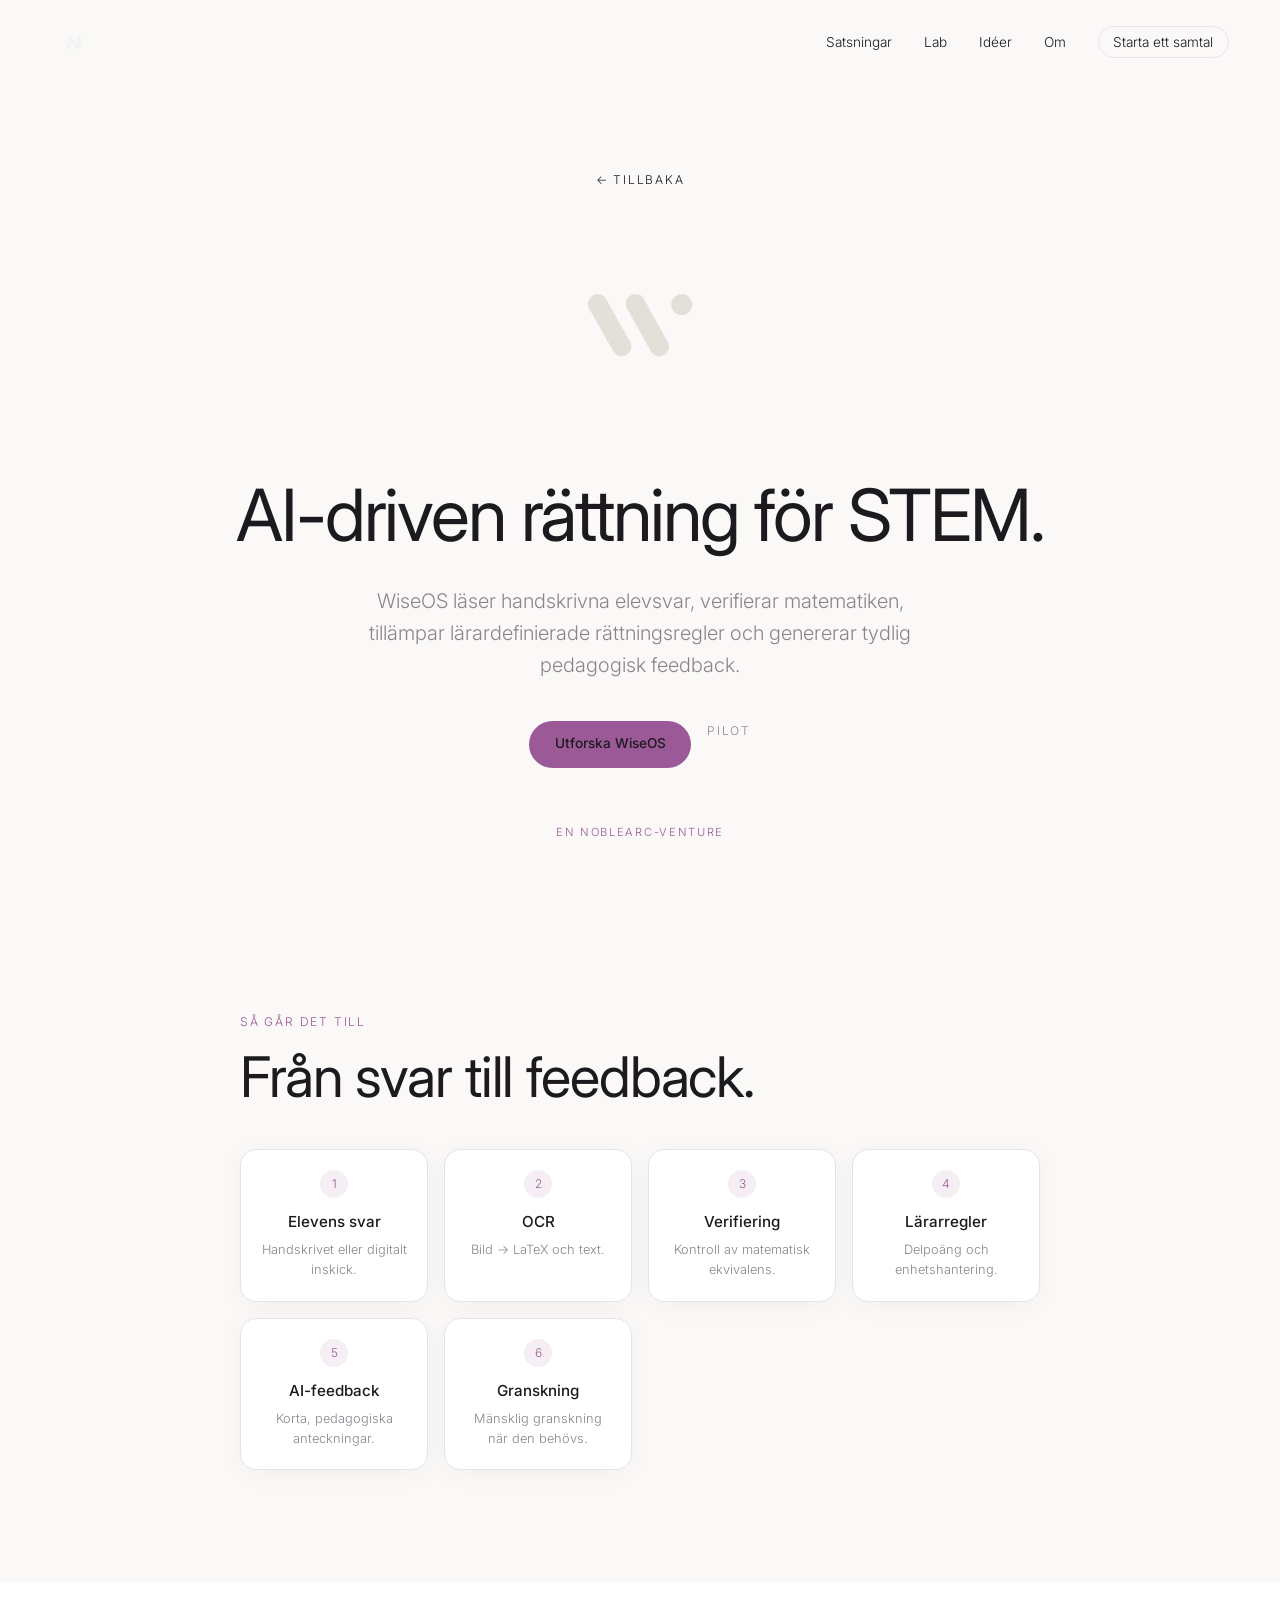
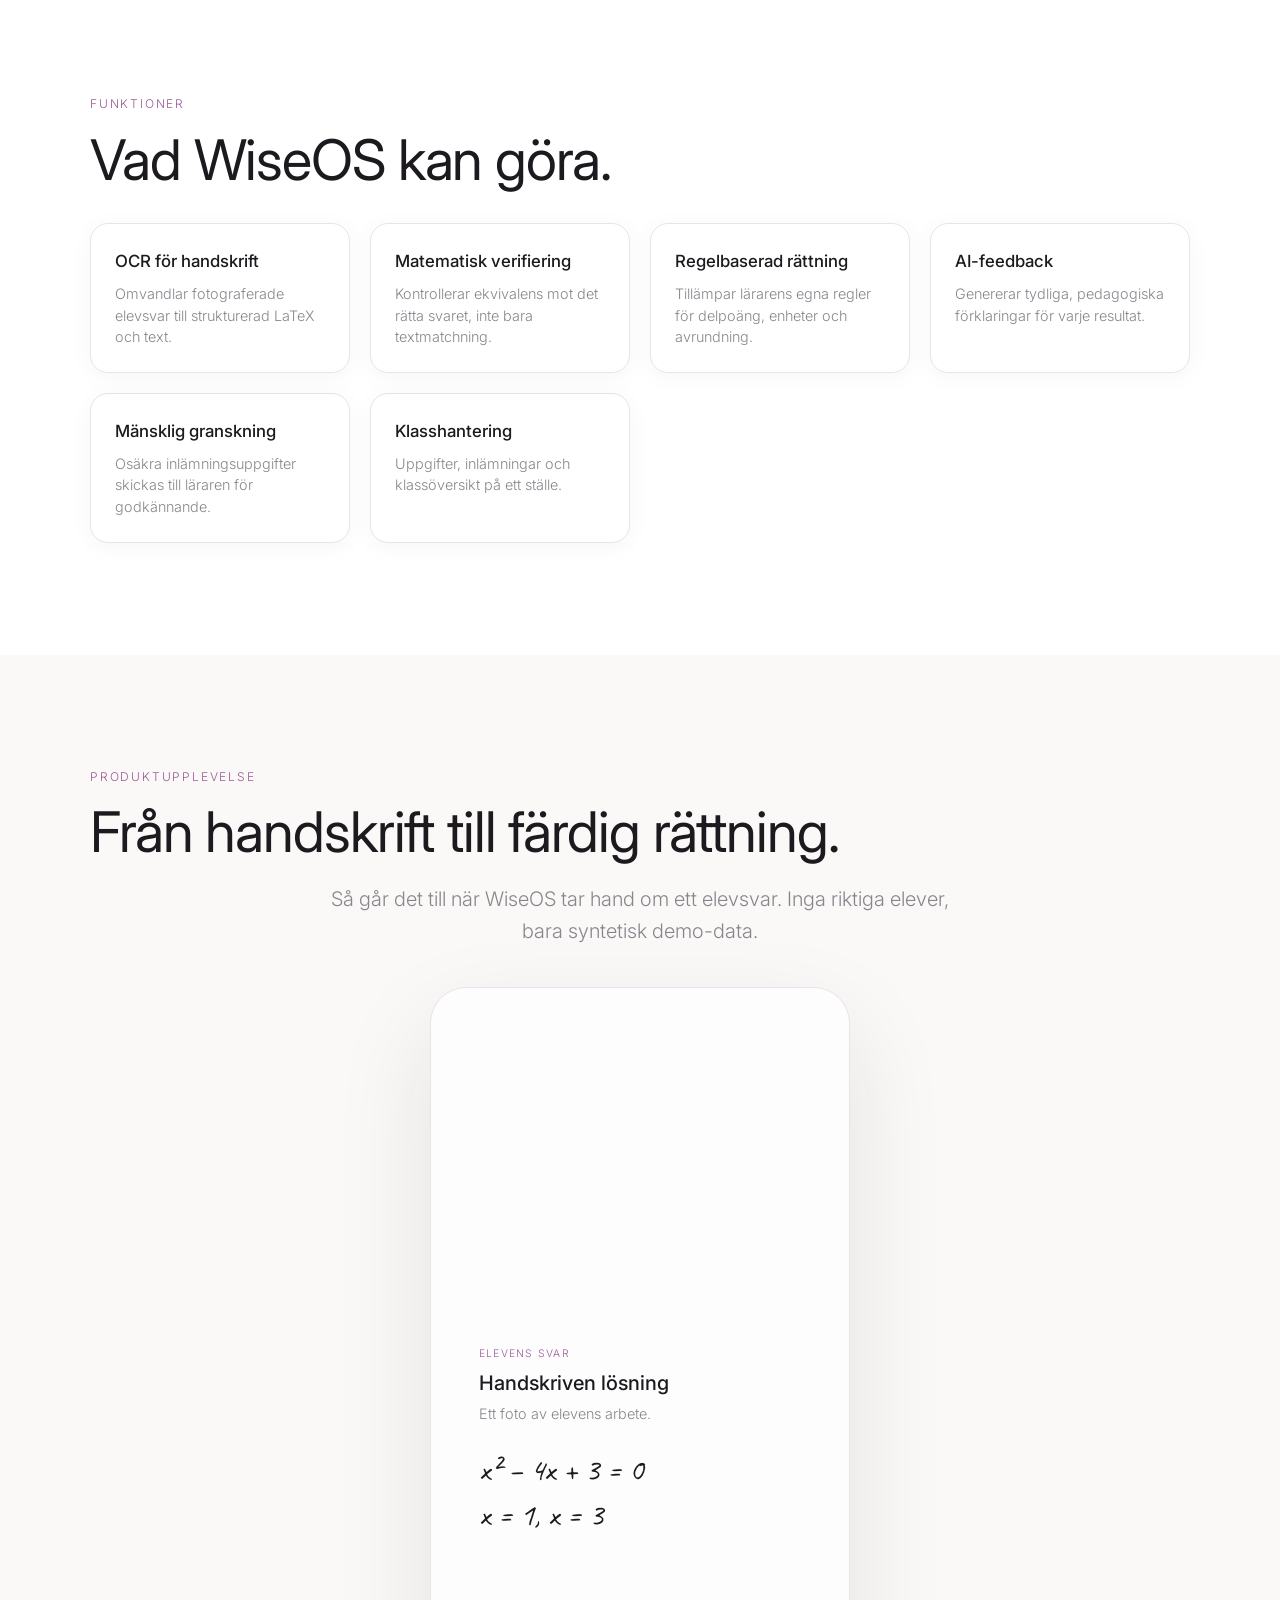
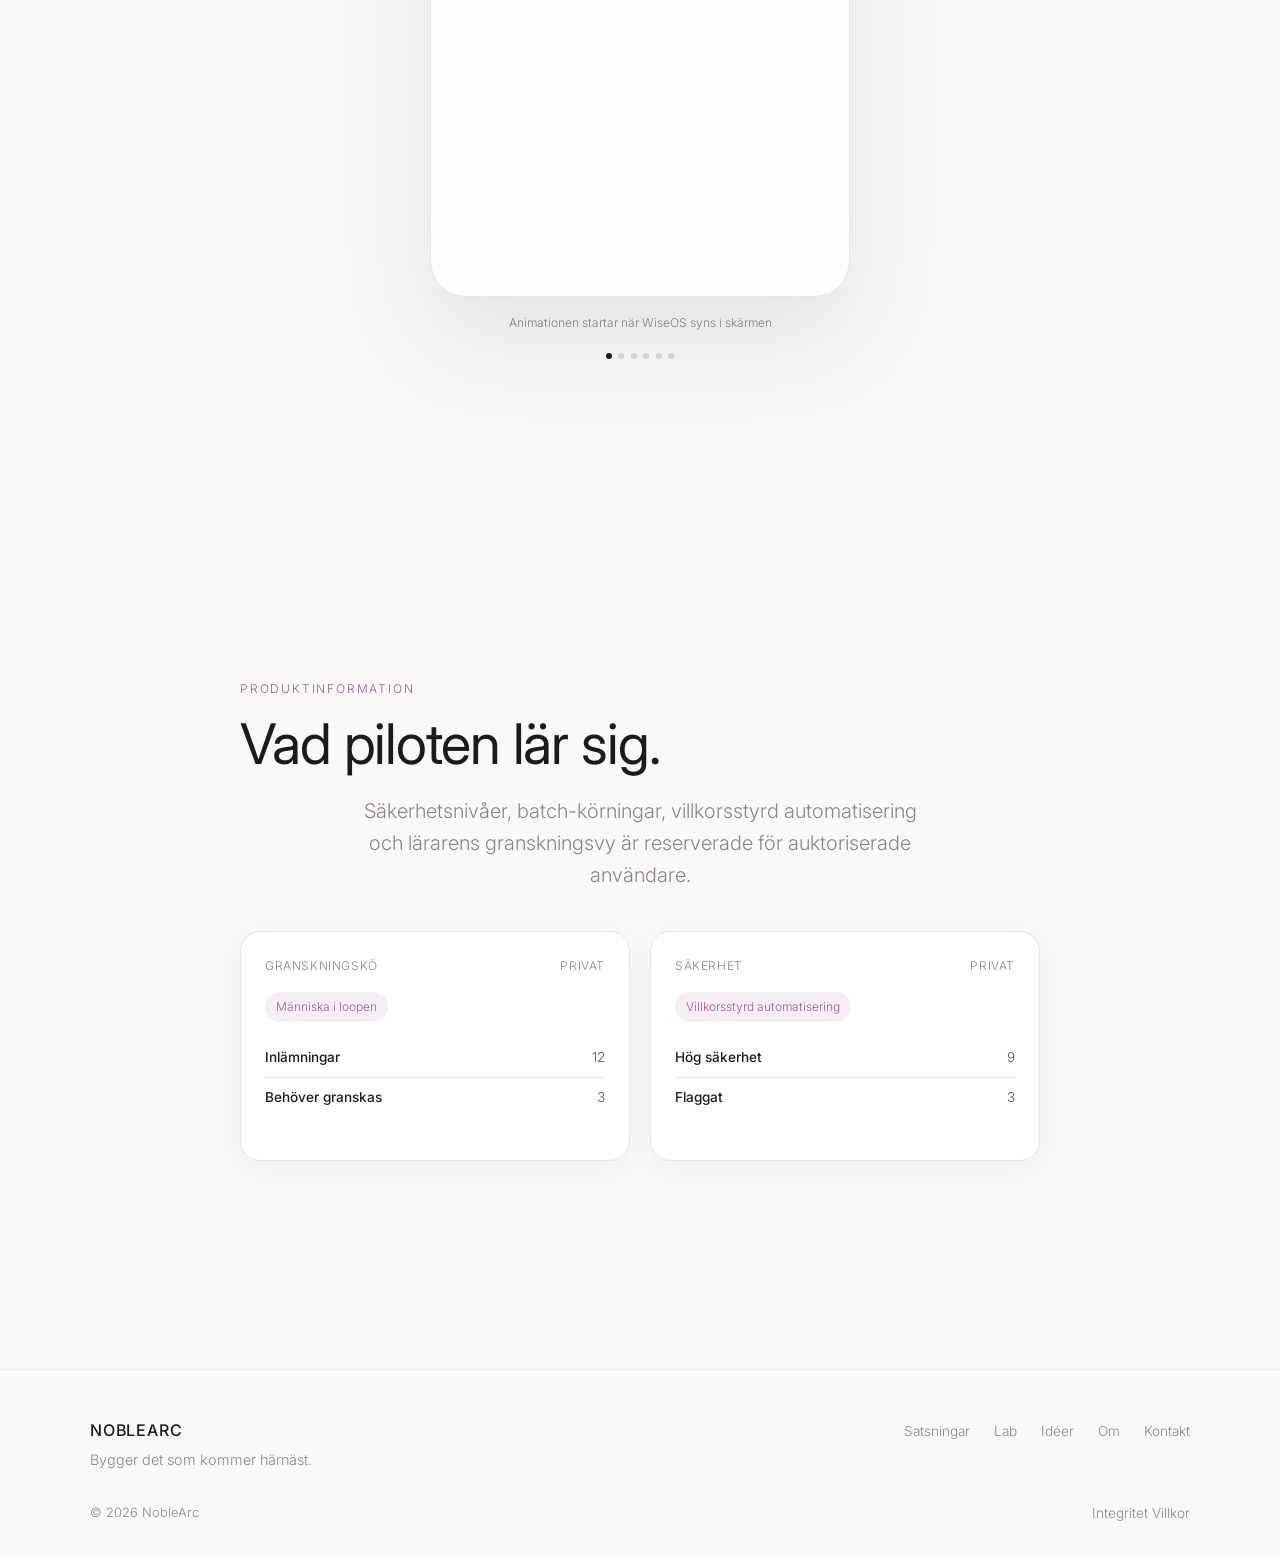
<file: ventures/wiseos/index.html>
<!DOCTYPE html>
<html lang="sv">
<head>
  <meta charset="UTF-8" />
  <meta name="viewport" content="width=device-width, initial-scale=1.0" />
  <title>WiseOS — AI-driven rättning för STEM | NobleArc</title>
  <meta name="description" content="WiseOS från NobleArc. En AI-driven rättningsassistent för STEM-lärare som läser handskrift, verifierar matematik och ger tydlig feedback." />
  <link rel="icon" type="image/png" href="../../logo_noble.png" />
  <link rel="preconnect" href="https://fonts.googleapis.com" />
  <link rel="preconnect" href="https://fonts.gstatic.com" crossorigin />
  <link href="https://fonts.googleapis.com/css2?family=Inter:wght@300;400;500&amp;family=Caveat:wght@400&amp;display=swap" rel="stylesheet" />
  <link rel="stylesheet" href="../../style.css?v=10" />
  <style>
    :root {
      --wise-primary: #9B5A97;
      --wise-hover: #8A4E87;
      --wise-bg: #FAF9F7;
      --wise-surface: #FFFFFF;
      --wise-text: #1C1A1E;
      --wise-muted: #8A858D;
      --wise-secondary: #57525A;
      --wise-border: #E8E2EC;
      --wise-glass: rgba(255, 255, 255, 0.72);
    }

    body.theme-wiseos {
      background: var(--wise-bg);
      color: var(--wise-text);
    }
    body.theme-wiseos a,
    body.theme-wiseos .nav-logo,
    body.theme-wiseos .nav-links a,
    body.theme-wiseos .hero-title,
    body.theme-wiseos .section-title,
    body.theme-wiseos h3 {
      color: var(--wise-text);
    }
    body.theme-wiseos .nav-links a:hover { color: var(--wise-primary); }
    body.theme-wiseos .nav-scrolled {
      background: rgba(250, 249, 247, 0.82);
      backdrop-filter: blur(12px);
      -webkit-backdrop-filter: blur(12px);
    }
    body.theme-wiseos .nav-toggle span { background: var(--wise-text); }
    body.theme-wiseos .eyebrow,
    body.theme-wiseos .section-lead,
    body.theme-wiseos .hero-sub,
    body.theme-wiseos .footer-links a,
    body.theme-wiseos .footer-legal a,
    body.theme-wiseos .footer-brand p,
    body.theme-wiseos .footer-bottom {
      color: var(--wise-muted);
    }
    body.theme-wiseos .footer { border-color: var(--wise-border); }
    body.theme-wiseos .footer-links a:hover,
    body.theme-wiseos .footer-legal a:hover { color: var(--wise-text); }
    body.theme-wiseos .nav-cta {
      color: var(--wise-text) !important;
      border-color: var(--wise-border);
    }
    body.theme-wiseos .nav-cta:hover {
      background: rgba(155, 90, 151, 0.05);
      border-color: var(--wise-primary);
    }
    body.theme-wiseos .hero-title { margin-bottom: 2rem; }
    body.theme-wiseos .hero-sub { margin: 0 auto 2.5rem; }

    .wiseos-wordmark {
      max-width: 240px;
      height: auto;
      margin-bottom: 1.5rem;
    }

    .wiseos-cta {
      display: inline-block;
      padding: 0.8rem 1.6rem;
      border-radius: 999px;
      background: var(--wise-primary);
      color: #fff;
      font-weight: 500;
      font-size: 0.85rem;
      transition: transform 0.2s, background 0.2s;
    }
    .wiseos-cta:hover {
      transform: translateY(-2px);
      background: var(--wise-hover);
    }

    .pipeline {
      display: grid;
      grid-template-columns: repeat(auto-fit, minmax(160px, 1fr));
      gap: 1rem;
      margin-top: 2.5rem;
    }
    .pipeline-step {
      background: var(--wise-surface);
      border: 1px solid var(--wise-border);
      border-radius: 16px;
      padding: 1.25rem;
      text-align: center;
      box-shadow: 0 4px 24px rgba(28, 26, 30, 0.04);
      transition: transform 0.2s, border-color 0.2s;
    }
    .pipeline-step:hover {
      transform: translateY(-3px);
      border-color: var(--wise-primary);
    }
    .pipeline-step .num {
      display: inline-block;
      width: 28px;
      height: 28px;
      border-radius: 50%;
      background: rgba(155, 90, 151, 0.1);
      color: var(--wise-primary);
      font-size: 0.75rem;
      line-height: 28px;
      margin-bottom: 0.75rem;
    }
    .pipeline-step h4 {
      font-size: 0.95rem;
      font-weight: 500;
      margin-bottom: 0.35rem;
      color: var(--wise-text);
    }
    .pipeline-step p { font-size: 0.8rem; color: var(--wise-muted); }

    .feature-grid-wise {
      display: grid;
      grid-template-columns: repeat(auto-fit, minmax(240px, 1fr));
      gap: 1.25rem;
      margin-top: 2rem;
    }
    .feature-wise {
      background: var(--wise-surface);
      border: 1px solid var(--wise-border);
      border-radius: 18px;
      padding: 1.5rem;
      box-shadow: 0 4px 24px rgba(28, 26, 30, 0.04);
      transition: transform 0.2s, border-color 0.2s;
    }
    .feature-wise:hover { transform: translateY(-3px); border-color: var(--wise-primary); }
    .feature-wise h3 {
      font-size: 1.05rem;
      font-weight: 500;
      margin-bottom: 0.5rem;
    }
    .feature-wise p { font-size: 0.9rem; color: var(--wise-muted); line-height: 1.5; }

    .ui-showcase {
      display: grid;
      grid-template-columns: repeat(auto-fit, minmax(280px, 1fr));
      gap: 1.25rem;
      margin-top: 2.5rem;
    }
    .ui-card {
      background: var(--wise-surface);
      border: 1px solid var(--wise-border);
      border-radius: 20px;
      padding: 1.5rem;
      box-shadow: 0 6px 30px rgba(28, 26, 30, 0.04);
      min-height: 230px;
    }
    .ui-card .ui-bar {
      display: flex;
      justify-content: space-between;
      align-items: center;
      margin-bottom: 1rem;
      font-size: 0.75rem;
      color: var(--wise-muted);
      text-transform: uppercase;
      letter-spacing: 0.05em;
    }
    .ui-card .ui-pill {
      display: inline-block;
      padding: 0.35rem 0.7rem;
      border-radius: 999px;
      background: rgba(155, 90, 151, 0.1);
      color: var(--wise-primary);
      font-size: 0.75rem;
      margin-bottom: 1rem;
    }
    .ui-card .handwriting {
      font-family: 'Caveat', cursive;
      font-size: 1.1rem;
      color: var(--wise-text);
      background: #fff;
      border: 1px solid var(--wise-border);
      border-radius: 12px;
      padding: 1rem;
      margin-bottom: 1rem;
    }
    .ui-row {
      display: flex;
      justify-content: space-between;
      padding: 0.55rem 0;
      border-bottom: 1px solid var(--wise-border);
      font-size: 0.85rem;
      color: var(--wise-secondary);
    }
    .ui-row:last-child { border: none; }
    .ui-row strong { color: var(--wise-text); font-weight: 500; }
    .ui-score {
      display: inline-flex;
      align-items: center;
      gap: 0.5rem;
      padding: 0.4rem 0.8rem;
      border-radius: 999px;
      background: rgba(45, 138, 95, 0.1);
      color: #2D8A5F;
      font-size: 0.8rem;
    }

    .private-section.theme-wiseos .private-overlay { background: rgba(250, 249, 247, 0.45); }
    .private-section.theme-wiseos .private-glass {
      background: var(--wise-glass);
      border-color: var(--wise-border);
      color: var(--wise-text);
      box-shadow: 0 30px 80px rgba(28, 26, 30, 0.08);
    }
    .private-section.theme-wiseos .private-glass p,
    .private-section.theme-wiseos .private-hint,
    .private-section.theme-wiseos .private-glass .eyebrow {
      color: var(--wise-muted);
    }
    .private-section.theme-wiseos .private-gate-form input {
      background: rgba(255, 255, 255, 0.9);
      border-color: var(--wise-border);
      color: var(--wise-text);
    }
    .private-section.theme-wiseos .private-gate-form input:focus { border-color: var(--wise-primary); }
    .private-section.theme-wiseos .private-gate-form button {
      background: var(--wise-primary);
      color: #fff;
      border-color: var(--wise-primary);
    }
    .private-section.theme-wiseos .private-gate-form button:hover { background: var(--wise-hover); }
    .private-section.theme-wiseos .private-hint.allowed { color: #2D8A5F; }
    .private-section.theme-wiseos .private-hint.denied { color: #B8860B; }
    .private-section.theme-wiseos .private-content .ui-card { opacity: 0.6; }

    @media (max-width: 768px) {
      .wiseos-wordmark { max-width: 180px; }
      .pipeline { grid-template-columns: 1fr; }
      .ui-showcase { grid-template-columns: 1fr; }
      body.theme-wiseos .nav-links {
        background: var(--wise-surface) !important;
        color: var(--wise-text);
      }
      body.theme-wiseos .nav-links a { color: var(--wise-text) !important; }
    }
    body.theme-wiseos .product-stage .phone-card {
      background: var(--wise-glass);
      border-color: var(--wise-border);
      color: var(--wise-text);
      box-shadow: 0 40px 100px rgba(28, 26, 30, 0.10);
    }
    body.theme-wiseos .product-stage .frame-desc { color: var(--wise-muted); }
    body.theme-wiseos .product-stage .frame-row { border-color: rgba(28, 26, 30, 0.08); }
    body.theme-wiseos .product-stage .stage-hint { color: var(--wise-muted); }
    body.theme-wiseos .product-stage .stage-progress span { background: rgba(28, 26, 30, 0.15); }
    body.theme-wiseos .product-stage .stage-progress span.active { background: var(--wise-text); }
  </style>
</head>
<body class="loaded theme-wiseos">
  <nav class="nav" id="nav" aria-label="Primary">
    <div class="nav-inner">
      <a class="nav-logo" href="../../index.html"><img src="../../logo_noble.png" alt="NobleArc" /></a>
      <button class="nav-toggle" aria-label="Öppna meny" aria-expanded="false"><span></span><span></span></button>
      <ul class="nav-links">
        <li><a href="../../index.html#ventures">Satsningar</a></li>
        <li><a href="../../index.html#lab">Lab</a></li>
        <li><a href="../../index.html#journal">Idéer</a></li>
        <li><a href="../../index.html#about">Om</a></li>
        <li><a class="nav-cta" href="../../index.html#contact">Starta ett samtal</a></li>
      </ul>
    </div>
  </nav>

  <main class="reveal">
    <section class="section in-view hero" id="hero" style="padding-top: 8rem;">
      <div class="container">
        <p class="eyebrow"><a href="../../index.html#ventures">← Tillbaka</a></p>
        <img class="wiseos-wordmark" src="assets/wiseos-wordmark.png" alt="WiseOS" />
        <h1 class="hero-title" style="color: var(--wise-text); font-size: clamp(2rem, 7vw, 4.5rem);">AI-driven rättning för STEM.</h1>
        <p class="hero-sub" style="max-width: 50ch; color: var(--wise-muted);">WiseOS läser handskrivna elevsvar, verifierar matematiken, tillämpar lärardefinierade rättningsregler och genererar tydlig pedagogisk feedback.</p>
        <div class="hero-ctas" style="margin-bottom: 3.5rem;">
          <a href="#pipeline" class="wiseos-cta">Utforska WiseOS</a>
          <span class="eyebrow" style="margin-bottom: 0;">Pilot</span>
        </div>
        <span class="eyebrow" style="font-size: 0.7rem; color: var(--wise-primary);">EN NOBLEARC-VENTURE</span>
      </div>
    </section>

    <section class="section in-view" id="pipeline">
      <div class="container narrow">
        <span class="eyebrow" style="display: block; color: var(--wise-primary);">Så går det till</span>
        <h2 class="section-title" style="color: var(--wise-text);">Från svar till feedback.</h2>
        <div class="pipeline" role="list">
          <div class="pipeline-step" role="listitem">
            <span class="num">1</span>
            <h4>Elevens svar</h4>
            <p>Handskrivet eller digitalt inskick.</p>
          </div>
          <div class="pipeline-step" role="listitem">
            <span class="num">2</span>
            <h4>OCR</h4>
            <p>Bild → LaTeX och text.</p>
          </div>
          <div class="pipeline-step" role="listitem">
            <span class="num">3</span>
            <h4>Verifiering</h4>
            <p>Kontroll av matematisk ekvivalens.</p>
          </div>
          <div class="pipeline-step" role="listitem">
            <span class="num">4</span>
            <h4>Lärarregler</h4>
            <p>Delpoäng och enhetshantering.</p>
          </div>
          <div class="pipeline-step" role="listitem">
            <span class="num">5</span>
            <h4>AI-feedback</h4>
            <p>Korta, pedagogiska anteckningar.</p>
          </div>
          <div class="pipeline-step" role="listitem">
            <span class="num">6</span>
            <h4>Granskning</h4>
            <p>Mänsklig granskning när den behövs.</p>
          </div>
        </div>
      </div>
    </section>

    <section class="section in-view" id="features" style="background: #fff;">
      <div class="container">
        <span class="eyebrow" style="display: block; color: var(--wise-primary);">Funktioner</span>
        <h2 class="section-title" style="color: var(--wise-text);">Vad WiseOS kan göra.</h2>
        <div class="feature-grid-wise">
          <article class="feature-wise">
            <h3>OCR för handskrift</h3>
            <p>Omvandlar fotograferade elevsvar till strukturerad LaTeX och text.</p>
          </article>
          <article class="feature-wise">
            <h3>Matematisk verifiering</h3>
            <p>Kontrollerar ekvivalens mot det rätta svaret, inte bara textmatchning.</p>
          </article>
          <article class="feature-wise">
            <h3>Regelbaserad rättning</h3>
            <p>Tillämpar lärarens egna regler för delpoäng, enheter och avrundning.</p>
          </article>
          <article class="feature-wise">
            <h3>AI-feedback</h3>
            <p>Genererar tydliga, pedagogiska förklaringar för varje resultat.</p>
          </article>
          <article class="feature-wise">
            <h3>Mänsklig granskning</h3>
            <p>Osäkra inlämningsuppgifter skickas till läraren för godkännande.</p>
          </article>
          <article class="feature-wise">
            <h3>Klasshantering</h3>
            <p>Uppgifter, inlämningar och klassöversikt på ett ställe.</p>
          </article>
        </div>
      </div>
    </section>

    <section class="section in-view" id="showcase">
      <div class="container">
        <span class="eyebrow" style="display: block; color: var(--wise-primary);">Produktupplevelse</span>
        <h2 class="section-title" style="color: var(--wise-text);">Från handskrift till färdig rättning.</h2>
        <p class="section-lead" style="color: var(--wise-muted); max-width: 52ch; margin: 0 auto 2rem; text-align: center;">Så går det till när WiseOS tar hand om ett elevsvar. Inga riktiga elever, bara syntetisk demo-data.</p>
        <div class="product-stage" role="img" aria-label="WiseOS rättningsdemo">
          <div class="phone-card">
            <div class="phone-screen">
              <div class="frames">
                <div class="frame active">
                  <span class="frame-label" style="color: var(--wise-primary);">Elevens svar</span>
                  <h3 class="frame-title" style="color: var(--wise-text);">Handskriven lösning</h3>
                  <p class="frame-desc">Ett foto av elevens arbete.</p>
                  <div class="frame-hand" style="font-size: 2rem; color: var(--wise-text);">x² − 4x + 3 = 0<br>x = 1, x = 3</div>
                </div>
                <div class="frame">
                  <span class="frame-label" style="color: var(--wise-primary);">OCR</span>
                  <h3 class="frame-title" style="color: var(--wise-text);">Läser lösningen</h3>
                  <p class="frame-desc">Bilden tolkas som strukturerad LaTeX och text.</p>
                  <div class="frame-feedback" style="background: rgba(155, 90, 151, 0.08); border-color: rgba(155, 90, 151, 0.15); color: var(--wise-text);">
                    <code style="font-family: monospace; font-size: 0.85rem;">x^2 - 4x + 3 = 0</code>
                  </div>
                </div>
                <div class="frame">
                  <span class="frame-label" style="color: var(--wise-primary);">Verifiering</span>
                  <h3 class="frame-title" style="color: var(--wise-text);">Matematiskt korrekt</h3>
                  <p class="frame-desc">Lösningen är ekvivalent med det rätta svaret.</p>
                  <div style="margin-top: 0.5rem; font-size: 1.5rem; color: #2D8A5F;">✓</div>
                </div>
                <div class="frame">
                  <span class="frame-label" style="color: var(--wise-primary);">Lärarregler</span>
                  <h3 class="frame-title" style="color: var(--wise-text);">Poängsättning</h3>
                  <p class="frame-desc">Lärarens regler tillämpas konsekvent.</p>
                  <div class="frame-ui">
                    <div class="frame-row" style="border-color: rgba(28, 26, 30, 0.08);"><span>Metod</span><strong style="color: #2D8A5F;">+2p</strong></div>
                    <div class="frame-row" style="border-color: rgba(28, 26, 30, 0.08);"><span>Uppställning</span><strong style="color: #2D8A5F;">+1p</strong></div>
                    <div class="frame-row" style="border-color: rgba(28, 26, 30, 0.08);"><span>Motivering</span><strong>krävs</strong></div>
                  </div>
                </div>
                <div class="frame">
                  <span class="frame-label" style="color: var(--wise-primary);">AI-feedback</span>
                  <h3 class="frame-title" style="color: var(--wise-text);">Pedagogisk återkoppling</h3>
                  <p class="frame-desc">Förklaringar anpassade för elevens nivå.</p>
                  <div class="frame-feedback" style="background: rgba(155, 90, 151, 0.08); border-color: rgba(155, 90, 151, 0.15); color: var(--wise-text);">Din metod är korrekt fram till det sista steget. Kontrollera teckenbytet när du förenklar uttrycket.</div>
                </div>
                <div class="frame">
                  <span class="frame-label" style="color: var(--wise-primary);">Granskning</span>
                  <h3 class="frame-title" style="color: var(--wise-text);">Läraren godkänner</h3>
                  <p class="frame-desc">Människa i loopen när det behövs.</p>
                  <div class="frame-ui" style="align-items: center; justify-content: center; flex: 1; gap: 0.5rem;">
                    <span class="frame-pill" style="background: rgba(155, 90, 151, 0.12); color: var(--wise-primary);">AI-förslag</span>
                    <span style="font-size: 1.2rem; color: var(--wise-primary);">↓</span>
                    <span class="frame-pill" style="background: rgba(155, 90, 151, 0.12); color: var(--wise-primary);">Godkänt</span>
                    <span style="font-size: 1.2rem; color: var(--wise-primary);">↓</span>
                    <span class="frame-pill" style="background: rgba(45, 138, 95, 0.12); color: #2D8A5F;">Klart</span>
                  </div>
                </div>
              </div>
            </div>
          </div>
          <div class="stage-hint" style="color: var(--wise-muted);">Animationen startar när WiseOS syns i skärmen</div>
          <div class="stage-progress" aria-hidden="true">
            <span class="active"></span><span></span><span></span><span></span><span></span><span></span>
          </div>
        </div>
      </div>
    </section>

    <section class="section in-view" id="private">
      <div class="container narrow" style="padding-top: 6rem; padding-bottom: 6rem;">
        <span class="eyebrow" style="display: block; color: var(--wise-primary);">Produktinformation</span>
        <h2 class="section-title" style="color: var(--wise-text);">Vad piloten lär sig.</h2>
        <p class="section-lead" style="color: var(--wise-muted); text-align: center; margin: 0 auto 2rem; max-width: 48ch;">Säkerhetsnivåer, batch-körningar, villkorsstyrd automatisering och lärarens granskningsvy är reserverade för auktoriserade användare.</p>
        <div class="ui-showcase">
          <div class="ui-card">
            <div class="ui-bar"><span>Granskningskö</span><span>Privat</span></div>
            <div class="ui-pill">Människa i loopen</div>
            <div class="ui-row"><strong>Inlämningar</strong><span>12</span></div>
            <div class="ui-row"><strong>Behöver granskas</strong><span>3</span></div>
          </div>
          <div class="ui-card">
            <div class="ui-bar"><span>Säkerhet</span><span>Privat</span></div>
            <div class="ui-pill">Villkorsstyrd automatisering</div>
            <div class="ui-row"><strong>Hög säkerhet</strong><span>9</span></div>
            <div class="ui-row"><strong>Flaggat</strong><span>3</span></div>
          </div>
        </div>
      </div>
    </section>
  </main>

  <footer class="footer">
    <div class="container">
      <div class="footer-top">
        <div class="footer-brand">
          <strong>NOBLEARC</strong>
          <p>Bygger det som kommer härnäst.</p>
        </div>
        <ul class="footer-links">
          <li><a href="../../index.html#ventures">Satsningar</a></li>
          <li><a href="../../index.html#lab">Lab</a></li>
          <li><a href="../../index.html#journal">Idéer</a></li>
          <li><a href="../../index.html#about">Om</a></li>
          <li><a href="../../index.html#contact">Kontakt</a></li>
        </ul>
      </div>
      <div class="footer-bottom">
        <p>© 2026 NobleArc</p>
        <div class="footer-legal">
          <a href="#">Integritet</a>
          <a href="#">Villkor</a>
        </div>
      </div>
    </div>
  </footer>

  <script src="../../script.js?v=5"></script>
</body>
</html>
</file>
<file: style.css>
/* Reset & base */
* {
  margin: 0;
  padding: 0;
  box-sizing: border-box;
}

:root {
  --dark-bg: #0a0a0a;
  --bg: #0d0d0d;
  --surface: #121212;
  --text: #f2f2f2;
  --muted: #888888;
  --subtle: rgba(255, 255, 255, 0.08);
  --gold: #d4af37;
  --copper: #b87333;
}

html {
  scroll-behavior: smooth;
}

@media (prefers-reduced-motion: reduce) {
  html { scroll-behavior: auto; }
  *, *::before, *::after {
    animation-duration: 0.01ms !important;
    animation-iteration-count: 1 !important;
    transition-duration: 0.01ms !important;
  }
}

html,
body {
  height: 100%;
}

body {
  font-family: 'Inter', system-ui, -apple-system, BlinkMacSystemFont, 'Segoe UI', sans-serif;
  background: var(--bg);
  color: var(--text);
  line-height: 1.6;
  overflow: hidden;
  font-weight: 300;
  -webkit-font-smoothing: antialiased;
}

body.loaded {
  overflow: auto;
}

a { color: var(--text); text-decoration: none; }

.container { width: min(1100px, 92%); margin: 0 auto; }
.narrow { width: min(800px, 92%); }

.section {
  padding: 7rem 0;
  opacity: 0;
  transform: translateY(24px);
  transition: opacity 0.8s ease, transform 0.8s ease;
}
.section.in-view, .section.welcome {
  opacity: 1;
  transform: translateY(0);
}

.eyebrow {
  display: block;
  color: var(--muted);
  font-size: 0.75rem;
  text-transform: uppercase;
  letter-spacing: 0.15em;
  margin-bottom: 1rem;
}
.section-title {
  font-size: clamp(2rem, 5vw, 3.5rem);
  font-weight: 400;
  line-height: 1.1;
  margin-bottom: 1.25rem;
  letter-spacing: -0.02em;
}
.section-lead {
  color: var(--muted);
  font-size: clamp(1.05rem, 2vw, 1.25rem);
  max-width: 46ch;
  line-height: 1.6;
}

/* Splash screen — bevarad exakt */
.splash {
  position: fixed;
  top: 0;
  left: 0;
  width: 100%;
  height: 100%;
  z-index: 9999;
  background: var(--dark-bg);
  display: flex;
  align-items: center;
  justify-content: center;
  transition: opacity 0.8s ease, visibility 0.8s ease;
}

.splash.fade-out {
  opacity: 0;
  visibility: hidden;
  pointer-events: none;
}

.splash h1 {
  font-family: 'Montserrat', sans-serif;
  font-size: clamp(1.5rem, 5vw, 3.5rem);
  font-weight: 200;
  letter-spacing: 0.12em;
  text-transform: uppercase;
  text-align: center;
  white-space: nowrap;
  padding: 0 1rem;
  background: linear-gradient(
    90deg,
    #1a1a1a 0%,
    var(--copper) 25%,
    var(--gold) 50%,
    var(--copper) 75%,
    #1a1a1a 100%
  );
  background-size: 300% 100%;
  -webkit-background-clip: text;
  background-clip: text;
  -webkit-text-fill-color: transparent;
  color: transparent;
  animation: flow 3s linear infinite;
}

@keyframes flow {
  0% {
    background-position: 100% 0;
  }
  100% {
    background-position: -100% 0;
  }
}

/* Main content */
main {
  display: block;
  opacity: 0;
  transform: translateY(20px);
  transition: opacity 0.8s ease, transform 0.8s ease;
  transition-delay: 0.5s;
}

main.reveal {
  opacity: 1;
  transform: translateY(0);
}

/* Navigation */
.nav {
  position: fixed;
  top: 0;
  left: 0;
  width: 100%;
  z-index: 100;
  transition: background 0.4s ease, backdrop-filter 0.4s ease;
}
.nav-inner {
  display: flex;
  align-items: center;
  justify-content: space-between;
  padding: 1.25rem 4%;
}
.nav-logo {
  font-size: 1.1rem;
  font-weight: 500;
  letter-spacing: -0.02em;
  display: flex;
  align-items: center;
}
.nav-logo img {
  height: 46px;
  width: auto;
  display: block;
}
.nav-links {
  display: flex;
  gap: 2rem;
  list-style: none;
  align-items: center;
  font-size: 0.85rem;
}
.nav-links a {
  color: var(--muted);
  transition: color 0.2s;
}
.nav-links a:hover { color: var(--text); }
.nav-cta {
  border: 1px solid var(--subtle);
  padding: 0.45rem 0.9rem;
  border-radius: 999px;
  color: var(--text) !important;
  transition: border-color 0.2s, background 0.2s;
}
.nav-cta:hover {
  border-color: rgba(255, 255, 255, 0.25);
  background: rgba(255, 255, 255, 0.03);
}
.nav-scrolled {
  background: rgba(10, 10, 10, 0.7);
  backdrop-filter: blur(12px);
  -webkit-backdrop-filter: blur(12px);
}
.nav-toggle {
  display: none;
  background: none;
  border: none;
  cursor: pointer;
}
.nav-toggle span {
  display: block;
  width: 22px;
  height: 1px;
  background: var(--text);
  margin: 6px 0;
}

/* Welcome */
.welcome {
  min-height: 100vh;
  display: flex;
  align-items: center;
  justify-content: center;
  text-align: center;
  position: relative;
}
.welcome-title {
  font-size: clamp(1.5rem, 5vw, 3rem);
  font-weight: 300;
  letter-spacing: 0.05em;
}
.scroll-hint {
  position: absolute;
  bottom: 3rem;
  left: 50%;
  transform: translateX(-50%);
  color: var(--muted);
  font-size: 0.7rem;
  text-transform: uppercase;
  letter-spacing: 0.15em;
}

/* Hero */
.hero {
  min-height: 100vh;
  display: flex;
  align-items: center;
  justify-content: center;
  text-align: center;
  padding: 0 4%;
}
.hero-title {
  font-size: clamp(2.25rem, 6vw, 4.5rem);
  font-weight: 400;
  line-height: 1.05;
  letter-spacing: -0.03em;
  margin-bottom: 1.25rem;
}
.hero-sub {
  color: var(--muted);
  font-size: clamp(1rem, 2vw, 1.25rem);
  max-width: 46ch;
  margin: 0 auto 2rem;
}
.hero-ctas {
  display: flex;
  gap: 1rem;
  justify-content: center;
  flex-wrap: wrap;
}

/* Buttons */
.btn {
  display: inline-block;
  padding: 0.75rem 1.5rem;
  background: transparent;
  color: var(--text);
  border: 1px solid var(--subtle);
  border-radius: 999px;
  font-size: 0.85rem;
  transition: transform 0.2s, border-color 0.2s, background 0.2s;
}
.btn:hover {
  transform: translateY(-2px);
  border-color: rgba(255, 255, 255, 0.25);
  background: rgba(255, 255, 255, 0.03);
}
.btn-ghost {
  border-color: transparent;
  color: var(--muted);
}
.btn-ghost:hover {
  color: var(--text);
  border-color: var(--subtle);
}

/* Grids */
.concept-grid,
.principle-grid,
.venture-grid {
  display: grid;
  grid-template-columns: repeat(auto-fit, minmax(240px, 1fr));
  gap: 1.5rem;
  margin-top: 3rem;
}
.concept h3,
.principle h3,
.venture-card h3 {
  font-size: 1.1rem;
  font-weight: 400;
  margin-bottom: 0.5rem;
  text-transform: uppercase;
  letter-spacing: 0.08em;
}
.concept p,
.principle p { color: var(--muted); font-size: 0.95rem; }
.concept { border-top: 1px solid var(--subtle); padding-top: 1.5rem; }

/* Arc */
.arc { text-align: center; }
.arc .section-lead { margin: 0 auto; }
.arc-line {
  width: 100%;
  max-width: 320px;
  height: 80px;
  margin: 3rem auto;
  fill: none;
  stroke: var(--muted);
  stroke-width: 1;
  stroke-dasharray: 500;
  stroke-dashoffset: 500;
  transition: stroke-dashoffset 1.8s ease;
}
.arc.in-view .arc-line { stroke-dashoffset: 0; }

/* Ventures */
.section-header {
  display: flex;
  flex-wrap: wrap;
  justify-content: space-between;
  gap: 1.5rem;
  margin-bottom: 2rem;
  align-items: flex-end;
}
.section-header .section-lead { max-width: 34ch; margin: 0; }
.venture-card {
  display: block;
  background: var(--surface);
  border: 1px solid var(--subtle);
  border-radius: 12px;
  padding: 1.5rem;
  transition: transform 0.25s, border-color 0.25s;
}
.venture-card:hover {
  transform: translateY(-6px);
  border-color: rgba(255, 255, 255, 0.2);
}
.venture-card h3 { font-size: 1.5rem; margin-bottom: 0.25rem; }
.venture-card p { color: var(--muted); font-size: 0.95rem; }
.venture-status {
  color: var(--muted);
  font-size: 0.7rem;
  text-transform: uppercase;
  letter-spacing: 0.12em;
  margin-bottom: 1rem;
}
.venture-num {
  color: var(--muted);
  font-size: 0.65rem;
  text-transform: uppercase;
  letter-spacing: 0.1em;
  margin-bottom: 0.5rem;
}

/* Why */
.principle {
  border-top: 1px solid var(--subtle);
  padding-top: 1.5rem;
}
.principle-num {
  display: block;
  color: var(--muted);
  font-size: 0.75rem;
  margin-bottom: 0.75rem;
}

/* Lab */
.lab-grid {
  display: flex;
  flex-wrap: wrap;
  gap: 0.75rem;
  margin-top: 2rem;
}
.lab-pill {
  display: inline-flex;
  align-items: center;
  gap: 0.5rem;
  border: 1px solid var(--subtle);
  border-radius: 999px;
  padding: 0.45rem 0.9rem;
  font-size: 0.85rem;
  color: var(--muted);
}
.lab-dot {
  width: 6px;
  height: 6px;
  border-radius: 50%;
}
.lab-dot.exploring { background: var(--copper); }
.lab-dot.prototype { background: var(--muted); }
.lab-dot.building { background: var(--gold); }
.lab-dot.private { background: #555555; }
.lab-dot.launched { background: #66cc66; }

/* Journal */
.article-list { margin-top: 2rem; }
.article-card { border-top: 1px solid var(--subtle); padding: 1.25rem 0; }
.article-card a {
  font-size: 1.1rem;
  transition: color 0.2s;
}
.article-card a:hover { color: var(--gold); }

/* About */
.traits {
  list-style: none;
  display: flex;
  gap: 2rem;
  margin-top: 2rem;
  flex-wrap: wrap;
  color: var(--muted);
  font-size: 1rem;
}

/* Contact */
.contact-form {
  display: grid;
  gap: 1rem;
  margin-top: 2.5rem;
}
.contact-form input,
.contact-form textarea {
  width: 100%;
  background: transparent;
  border: 1px solid var(--subtle);
  border-radius: 8px;
  padding: 0.9rem 1rem;
  color: var(--text);
  font: inherit;
  outline: none;
  transition: border-color 0.2s;
}
.contact-form input:focus,
.contact-form textarea:focus { border-color: rgba(255, 255, 255, 0.25); }
.contact-form input::placeholder,
.contact-form textarea::placeholder { color: var(--muted); }
.contact-form button { justify-self: start; cursor: pointer; }
.form-status {
  margin-top: 1.5rem;
  font-size: 0.9rem;
  line-height: 1.5;
  min-height: 1.5rem;
  color: var(--muted);
  transition: color 0.2s;
}
.form-status.success { color: var(--gold); }
.form-status.error { color: var(--copper); }

/* Footer */
.footer {
  border-top: 1px solid var(--subtle);
  padding: 3rem 0 2rem;
}
.footer-top {
  display: flex;
  justify-content: space-between;
  gap: 2rem;
  flex-wrap: wrap;
  margin-bottom: 2rem;
}
.footer-brand strong { font-weight: 500; letter-spacing: 0.05em; }
.footer-brand p { color: var(--muted); font-size: 0.9rem; margin-top: 0.25rem; }
.footer-links {
  list-style: none;
  display: flex;
  gap: 1.5rem;
  flex-wrap: wrap;
}
.footer-links a,
.footer-legal a {
  color: var(--muted);
  font-size: 0.85rem;
  transition: color 0.2s;
}
.footer-links a:hover,
.footer-legal a:hover { color: var(--text); }
.footer-bottom {
  display: flex;
  justify-content: space-between;
  gap: 1rem;
  flex-wrap: wrap;
  color: var(--muted);
  font-size: 0.8rem;
}

/* Product stage — scroll-driven mini product experiences */
.product-stage { margin: 2.5rem auto 0; width: min(420px, 85%); perspective: 1000px; }
.phone-card {
  position: relative;
  width: 100%;
  aspect-ratio: 9 / 19.5;
  border-radius: 36px;
  overflow: hidden;
  border: 1px solid rgba(255, 255, 255, 0.12);
  box-shadow: 0 50px 120px rgba(0, 0, 0, 0.45);
  background: var(--surface);
  isolation: isolate;
}
.phone-screen {
  position: relative;
  width: 100%;
  height: 100%;
  padding: 1.5rem;
  display: flex;
  flex-direction: column;
}
.frames { position: relative; flex: 1; }
.frame {
  position: absolute;
  inset: 0;
  display: flex;
  flex-direction: column;
  justify-content: center;
  padding: 1.5rem;
  opacity: 0;
  transform: scale(0.96);
  transition: opacity 0.55s ease, transform 0.55s ease;
  pointer-events: none;
  will-change: opacity, transform;
}
.frame.active {
  opacity: 1;
  transform: scale(1);
  z-index: 2;
  pointer-events: auto;
}
.frame-label {
  font-size: 0.65rem;
  text-transform: uppercase;
  letter-spacing: 0.12em;
  color: var(--muted);
  margin-bottom: 0.5rem;
}
.frame-title { font-size: 1.25rem; font-weight: 500; margin-bottom: 0.5rem; line-height: 1.2; }
.frame-desc { color: var(--muted); font-size: 0.9rem; line-height: 1.5; margin-bottom: 1.5rem; }
.frame-ui { display: flex; flex-direction: column; gap: 0.75rem; }
.frame-row {
  display: flex;
  justify-content: space-between;
  align-items: center;
  padding: 0.65rem 0;
  border-bottom: 1px solid var(--subtle);
  font-size: 0.85rem;
}
.frame-row:last-child { border: none; }
.frame-pill {
  display: inline-flex;
  align-self: flex-start;
  padding: 0.35rem 0.75rem;
  border-radius: 999px;
  font-size: 0.75rem;
  font-weight: 500;
}
.frame-notification {
  display: flex;
  align-items: center;
  gap: 0.75rem;
  padding: 0.9rem 1rem;
  border-radius: 16px;
  background: rgba(255, 255, 255, 0.05);
  border: 1px solid rgba(255, 255, 255, 0.08);
  backdrop-filter: blur(12px);
  -webkit-backdrop-filter: blur(12px);
  margin-bottom: 1rem;
}
.frame-dots { display: flex; gap: 0.35rem; margin: 0.5rem 0; }
.frame-dot { width: 6px; height: 6px; border-radius: 50%; background: var(--muted); animation: dot-pulse 1.2s ease-in-out infinite; }
.frame-dot:nth-child(2) { animation-delay: 0.2s; }
.frame-dot:nth-child(3) { animation-delay: 0.4s; }
@keyframes dot-pulse { 0%, 100% { opacity: 0.4; transform: scale(1); } 50% { opacity: 1; transform: scale(1.2); } }
.frame-hand { font-family: 'Caveat', cursive; font-size: 1.6rem; line-height: 1.4; color: inherit; }
.frame-feedback {
  padding: 1rem;
  border-radius: 16px;
  background: rgba(255, 255, 255, 0.05);
  border: 1px solid rgba(255, 255, 255, 0.08);
  font-size: 0.9rem;
  line-height: 1.5;
}
.stage-hint { text-align: center; margin-top: 1rem; color: var(--muted); font-size: 0.75rem; }
.stage-progress { display: flex; justify-content: center; gap: 0.4rem; margin-top: 1.25rem; }
.stage-progress span { width: 6px; height: 6px; border-radius: 50%; background: rgba(255, 255, 255, 0.15); transition: background 0.3s; }
.stage-progress span.active { background: var(--text); }

/* Mobile */
@media (max-width: 768px) {
  .container { width: min(1100px, calc(100% - 44px)); }
  .narrow { width: min(800px, calc(100% - 44px)); }
  .nav-links {
    display: flex;
    position: fixed;
    inset: 0;
    background: rgba(10, 10, 10, 0.92);
    backdrop-filter: blur(16px);
    -webkit-backdrop-filter: blur(16px);
    flex-direction: column;
    align-items: center;
    justify-content: center;
    gap: 2rem;
    font-size: 1.25rem;
    z-index: 99;
    opacity: 0;
    visibility: hidden;
    transform: translateY(-1rem);
    transition: opacity 0.4s ease, visibility 0.4s ease, transform 0.4s ease;
  }
  .nav-links.open { opacity: 1; visibility: visible; transform: translateY(0); }
  .nav-toggle { display: block; z-index: 101; position: relative; width: 28px; height: 20px; }
  .nav-toggle span { position: absolute; left: 0; width: 100%; margin: 0; transition: transform 0.25s, top 0.25s, opacity 0.25s; }
  .nav-toggle span:nth-child(1) { top: 0; }
  .nav-toggle span:nth-child(2) { top: 50%; transform: translateY(-50%); }
  .nav-toggle.open span:nth-child(1) { top: 50%; transform: translateY(-50%) rotate(45deg); }
  .nav-toggle.open span:nth-child(2) { top: 50%; opacity: 0; transform: translateY(-50%) scaleX(0); }
  .nav-cta { border-color: var(--subtle); padding: 0.75rem 1.5rem; min-height: 44px; }
  .section { padding: 4.5rem 0; }
  .hero-title { font-size: clamp(2rem, 10.5vw, 3.5rem); text-wrap: balance; }
  .section-title { text-wrap: balance; }
  .hero-sub { text-wrap: pretty; }
  .btn, .contact-form button, .private-gate-form button { min-height: 44px; }
  .contact-form textarea { min-height: 120px; }
  .concept-grid,
  .principle-grid,
  .venture-grid { grid-template-columns: 1fr; }
  .section-header { flex-direction: column; align-items: flex-start; }
  .traits { gap: 1rem; }
  .product-stage { max-width: 320px; }
  .phone-screen { padding: 1.25rem; }
}

/* Gate modal — kod-kontroll per venture-sida */
.gate-modal {
  position: fixed;
  inset: 0;
  z-index: 500;
  display: flex;
  align-items: center;
  justify-content: center;
  padding: 2rem 4%;
  background: rgba(0, 0, 0, 0.55);
  backdrop-filter: blur(8px);
  -webkit-backdrop-filter: blur(8px);
}
.gate-modal[hidden] { display: none; }
.gate-modal-card {
  width: min(460px, 92%);
  text-align: center;
  padding: 2.5rem;
  border-radius: 24px;
  border: 1px solid var(--subtle);
  background: rgba(18, 18, 18, 0.9);
  box-shadow: 0 30px 80px rgba(0, 0, 0, 0.35);
}
.gate-modal-card .eyebrow { margin-bottom: 0.75rem; }
.gate-modal-card h3 {
  font-size: clamp(1.75rem, 4vw, 2.5rem);
  font-weight: 400;
  margin-bottom: 0.75rem;
  letter-spacing: -0.02em;
}
.gate-modal-card p { color: var(--muted); font-size: 0.95rem; margin-bottom: 1.5rem; }
.gate-modal-card form { display: flex; gap: 0.5rem; justify-content: center; flex-wrap: wrap; }
.gate-modal-card input {
  width: 12rem;
  background: rgba(255, 255, 255, 0.05);
  border: 1px solid var(--subtle);
  border-radius: 999px;
  padding: 0.7rem 1rem;
  color: var(--text);
  font: inherit;
  outline: none;
  text-align: center;
  letter-spacing: 0.3em;
  transition: border-color 0.2s;
}
.gate-modal-card input:focus { border-color: rgba(255, 255, 255, 0.25); }
.gate-modal-card button {
  padding: 0.7rem 1.25rem;
  border: 1px solid var(--subtle);
  border-radius: 999px;
  background: transparent;
  color: var(--text);
  font: inherit;
  cursor: pointer;
  transition: background 0.2s, border-color 0.2s;
}
.gate-modal-card button:hover { background: rgba(255, 255, 255, 0.03); border-color: rgba(255, 255, 255, 0.25); }
.gate-modal-hint { min-height: 1.5rem; margin-top: 1rem; font-size: 0.85rem; color: var(--copper); }
@media (max-width: 768px) {
  .gate-modal-card { padding: 2rem 1.5rem; }
  .gate-modal-card form { flex-direction: column; align-items: center; }
  .gate-modal-card input { width: 100%; }
}

/* Venture identity cards — kept minimal to preserve existing grid */
.venture-card.vue {
  --venture-accent: #65E7DE;
  --venture-glow: rgba(101, 231, 222, 0.12);
}
.venture-card.wiseos {
  --venture-accent: #9B5A97;
  --venture-glow: rgba(155, 90, 151, 0.12);
}
.venture-card.vue .venture-status,
.venture-card.wiseos .venture-status { color: var(--venture-accent); }
.venture-card.vue:hover,
.venture-card.wiseos:hover {
  border-color: var(--venture-accent);
  box-shadow: 0 18px 50px var(--venture-glow);
}
</file>
<file: om/style.css>
﻿/* NobleArc — /om/ — mörkt premium-tema, matchar huvudsajten */
:root {
  --bg: #0a0a0a;
  --surface: #111111;
  --text: #f2f2f2;
  --soft: #b8b8b8;
  --muted: #888888;
  --line: rgba(255, 255, 255, 0.08);
  --gold: #d4af37;
}

* { margin: 0; padding: 0; box-sizing: border-box; }
html { scroll-behavior: smooth; }

body {
  background: var(--bg);
  color: var(--text);
  font-family: 'Inter', -apple-system, sans-serif;
  font-weight: 300;
  line-height: 1.7;
  -webkit-font-smoothing: antialiased;
  overflow-x: hidden;
}

::selection { background: var(--text); color: var(--bg); }

.container { width: min(1040px, 90%); margin: 0 auto; }

/* Reveal on scroll */
.reveal { opacity: 0; transform: translateY(24px); transition: opacity 0.9s cubic-bezier(0.22, 1, 0.36, 1), transform 0.9s cubic-bezier(0.22, 1, 0.36, 1); }
.reveal.in-view { opacity: 1; transform: none; }

/* Top bar */
.topbar {
  position: fixed;
  top: 0; left: 0; right: 0;
  z-index: 100;
  padding: 1.5rem 0;
  background: rgba(10, 10, 10, 0.6);
  backdrop-filter: blur(12px);
  -webkit-backdrop-filter: blur(12px);
  border-bottom: 1px solid transparent;
  transition: border-color 0.3s;
}
.topbar.scrolled { border-bottom-color: var(--line); }
.topbar .container { display: flex; justify-content: space-between; align-items: center; }
.wordmark {
  font-family: 'Montserrat', sans-serif;
  font-weight: 200;
  font-size: 0.95rem;
  letter-spacing: 0.35em;
  text-transform: uppercase;
  color: var(--text);
  text-decoration: none;
}
.topbar-back {
  font-size: 0.8rem;
  letter-spacing: 0.08em;
  color: var(--muted);
  text-decoration: none;
  transition: color 0.2s;
}
.topbar-back:hover { color: var(--text); }

/* Hero */
.hero { padding: 11rem 0 7rem; }
.hero-grid {
  display: grid;
  grid-template-columns: 1.5fr 1fr;
  gap: 5rem;
  align-items: center;
}
.eyebrow {
  display: flex;
  align-items: center;
  gap: 1rem;
  font-size: 0.72rem;
  font-weight: 400;
  letter-spacing: 0.22em;
  text-transform: uppercase;
  color: var(--muted);
  margin-bottom: 1.75rem;
}
.eyebrow::before {
  content: '';
  width: 2rem;
  height: 1px;
  background: var(--gold);
  opacity: 0.7;
}
.hero h1 {
  font-size: clamp(3.2rem, 6.5vw, 5rem);
  font-weight: 200;
  letter-spacing: -0.03em;
  line-height: 1.02;
  margin-bottom: 2rem;
  white-space: nowrap;
}
.hero-role {
  font-size: 0.85rem;
  font-weight: 400;
  letter-spacing: 0.18em;
  text-transform: uppercase;
  color: var(--gold);
  margin: -1.25rem 0 1.75rem;
}
.hero-lead {
  font-size: 1.15rem;
  color: var(--soft);
  max-width: 42ch;
}
.hero-meta {
  margin-top: 2.5rem;
  padding-top: 1.75rem;
  border-top: 1px solid var(--line);
  display: flex;
  gap: 2.5rem;
  flex-wrap: wrap;
}
.hero-meta div { font-size: 0.8rem; color: var(--muted); letter-spacing: 0.05em; }
.hero-meta strong { display: block; color: var(--text); font-weight: 400; font-size: 0.95rem; margin-bottom: 0.15rem; }

.hero-photo {
  position: relative;
  max-width: 360px;
  width: 100%;
  justify-self: end;
}
.hero-photo img {
  width: 100%;
  aspect-ratio: 4 / 5;
  object-fit: cover;
  object-position: center 15%;
  border-radius: 24px;
  display: block;
  filter: grayscale(35%) contrast(1.02);
  transition: filter 0.6s ease;
  box-shadow: 0 24px 60px rgba(0, 0, 0, 0.45);
}
.hero-photo:hover img { filter: grayscale(0%); }
.hero-photo figcaption {
  margin-top: 0.9rem;
  font-size: 0.72rem;
  color: var(--muted);
  letter-spacing: 0.12em;
  text-transform: uppercase;
  text-align: center;
}

/* Sections */
.section { padding: 6rem 0; border-top: 1px solid var(--line); }
.section-head {
  display: flex;
  align-items: baseline;
  gap: 1.5rem;
  margin-bottom: 1rem;
}
.section-head .eyebrow { margin-bottom: 0; }
.section-num {
  font-family: 'Montserrat', sans-serif;
  font-size: 0.75rem;
  font-weight: 200;
  color: var(--gold);
  letter-spacing: 0.2em;
}
.section-title {
  font-size: clamp(1.7rem, 3.2vw, 2.4rem);
  font-weight: 300;
  letter-spacing: -0.02em;
  margin-bottom: 3rem;
}
.section-intro {
  color: var(--soft);
  font-size: 1rem;
  max-width: 56ch;
  margin: -1.5rem 0 3rem;
}

/* Portfolio */
.portfolio-item {
  display: grid;
  grid-template-columns: 150px 1fr auto;
  gap: 2.5rem;
  align-items: baseline;
  padding: 2.5rem 0;
  border-top: 1px solid var(--line);
  transition: background 0.3s;
}
.section-title + .portfolio-item,
.section-intro + .portfolio-item { border-top: none; padding-top: 0; }
.portfolio-name {
  font-family: 'Montserrat', sans-serif;
  font-weight: 400;
  font-size: 1.05rem;
  letter-spacing: 0.14em;
}
.portfolio-label {
  display: block;
  font-family: 'Inter', sans-serif;
  font-weight: 300;
  font-size: 0.75rem;
  letter-spacing: 0.04em;
  color: var(--muted);
  margin-top: 0.4rem;
}
.portfolio-desc { color: var(--soft); font-size: 0.98rem; max-width: 56ch; }
.portfolio-status {
  font-size: 0.7rem;
  letter-spacing: 0.15em;
  text-transform: uppercase;
  color: var(--muted);
  white-space: nowrap;
  border: 1px solid var(--line);
  border-radius: 999px;
  padding: 0.3rem 0.85rem;
}

/* Track record — tidslinje */
.timeline-item {
  display: grid;
  grid-template-columns: 150px 1fr;
  gap: 2.5rem;
  padding: 2.5rem 0;
  border-top: 1px solid var(--line);
}
.timeline-item:first-child { border-top: none; padding-top: 0; }
.timeline-when {
  font-size: 0.72rem;
  letter-spacing: 0.15em;
  text-transform: uppercase;
  color: var(--muted);
  padding-top: 0.35rem;
}
.timeline-role { font-size: 1.15rem; font-weight: 400; margin-bottom: 0.6rem; letter-spacing: -0.01em; }
.timeline-role span { color: var(--muted); font-weight: 300; }
.timeline-body { color: var(--soft); font-size: 0.98rem; max-width: 60ch; }
.timeline-highlight {
  display: inline-block;
  margin-top: 1rem;
  font-size: 0.78rem;
  letter-spacing: 0.1em;
  text-transform: uppercase;
  color: var(--gold);
}

/* Utmärkelser */
.awards-grid {
  display: grid;
  grid-template-columns: repeat(3, 1fr);
  column-gap: 3rem;
}
.award {
  padding: 1.75rem 0;
  border-top: 1px solid var(--line);
}
.award-name { display: block; font-size: 1.05rem; font-weight: 400; letter-spacing: 0.02em; margin-bottom: 0.3rem; }
.award-detail { display: block; font-size: 0.82rem; color: var(--muted); }

/* Utbildning & stack */
.edu-grid { display: grid; grid-template-columns: 1fr 1fr; gap: 4rem 5rem; }
.edu-block h3 {
  font-size: 0.72rem;
  font-weight: 400;
  letter-spacing: 0.22em;
  text-transform: uppercase;
  color: var(--muted);
  margin-bottom: 1.25rem;
}
.edu-block p { color: var(--soft); font-size: 0.98rem; max-width: 48ch; }
.tag-row { display: flex; flex-wrap: wrap; gap: 0.5rem; }
.tag {
  font-size: 0.78rem;
  color: var(--soft);
  border: 1px solid var(--line);
  border-radius: 999px;
  padding: 0.4rem 1rem;
  transition: border-color 0.2s, color 0.2s;
}
.tag:hover { border-color: rgba(255, 255, 255, 0.25); color: var(--text); }

/* Avslutning */
.cta-link {
  display: inline-block;
  color: var(--text);
  text-decoration: none;
  border-bottom: 1px solid var(--line);
  padding-bottom: 2px;
  transition: border-color 0.2s;
}
.cta-link:hover { border-color: var(--text); }

/* Footer */
.page-footer { padding: 5rem 0 3rem; border-top: 1px solid var(--line); }
.page-footer .container {
  display: flex;
  justify-content: space-between;
  align-items: center;
  flex-wrap: wrap;
  gap: 1rem;
}
.page-footer a {
  color: var(--text);
  text-decoration: none;
  font-size: 0.95rem;
  border-bottom: 1px solid var(--line);
  padding-bottom: 2px;
  transition: border-color 0.2s;
}
.page-footer a:hover { border-color: var(--text); }
.page-footer .copy { font-size: 0.8rem; color: var(--muted); }

@media (max-width: 820px) {
  .hero { padding: 8rem 0 4.5rem; }
  .hero-grid { grid-template-columns: 1fr; gap: 3rem; }
  .hero h1 { white-space: normal; }
  .hero-photo { max-width: 320px; justify-self: start; }
  .portfolio-item { grid-template-columns: 1fr; gap: 0.6rem; }
  .portfolio-status { justify-self: start; }
  .timeline-item { grid-template-columns: 1fr; gap: 0.5rem; }
  .edu-grid { grid-template-columns: 1fr; gap: 2.5rem; }
  .awards-grid { grid-template-columns: 1fr; }
  .section { padding: 4.5rem 0; }
}
</file>
